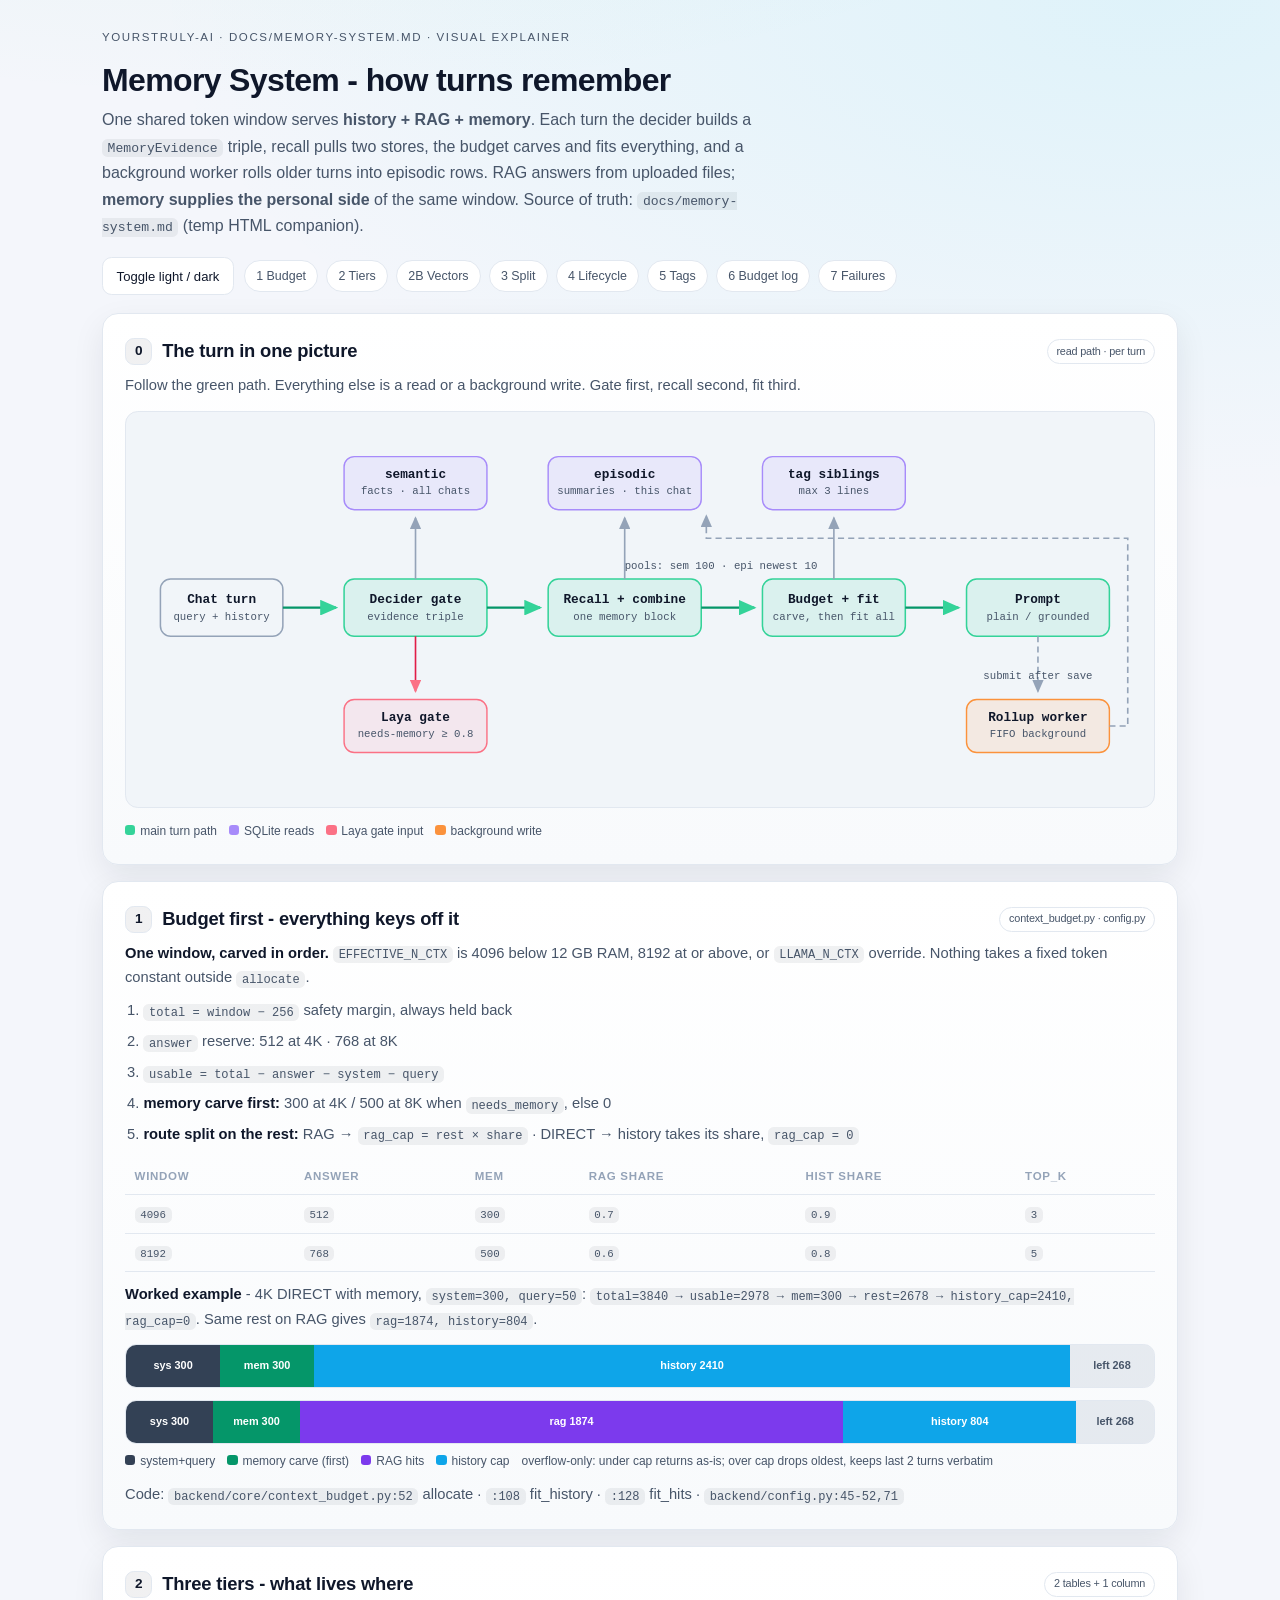
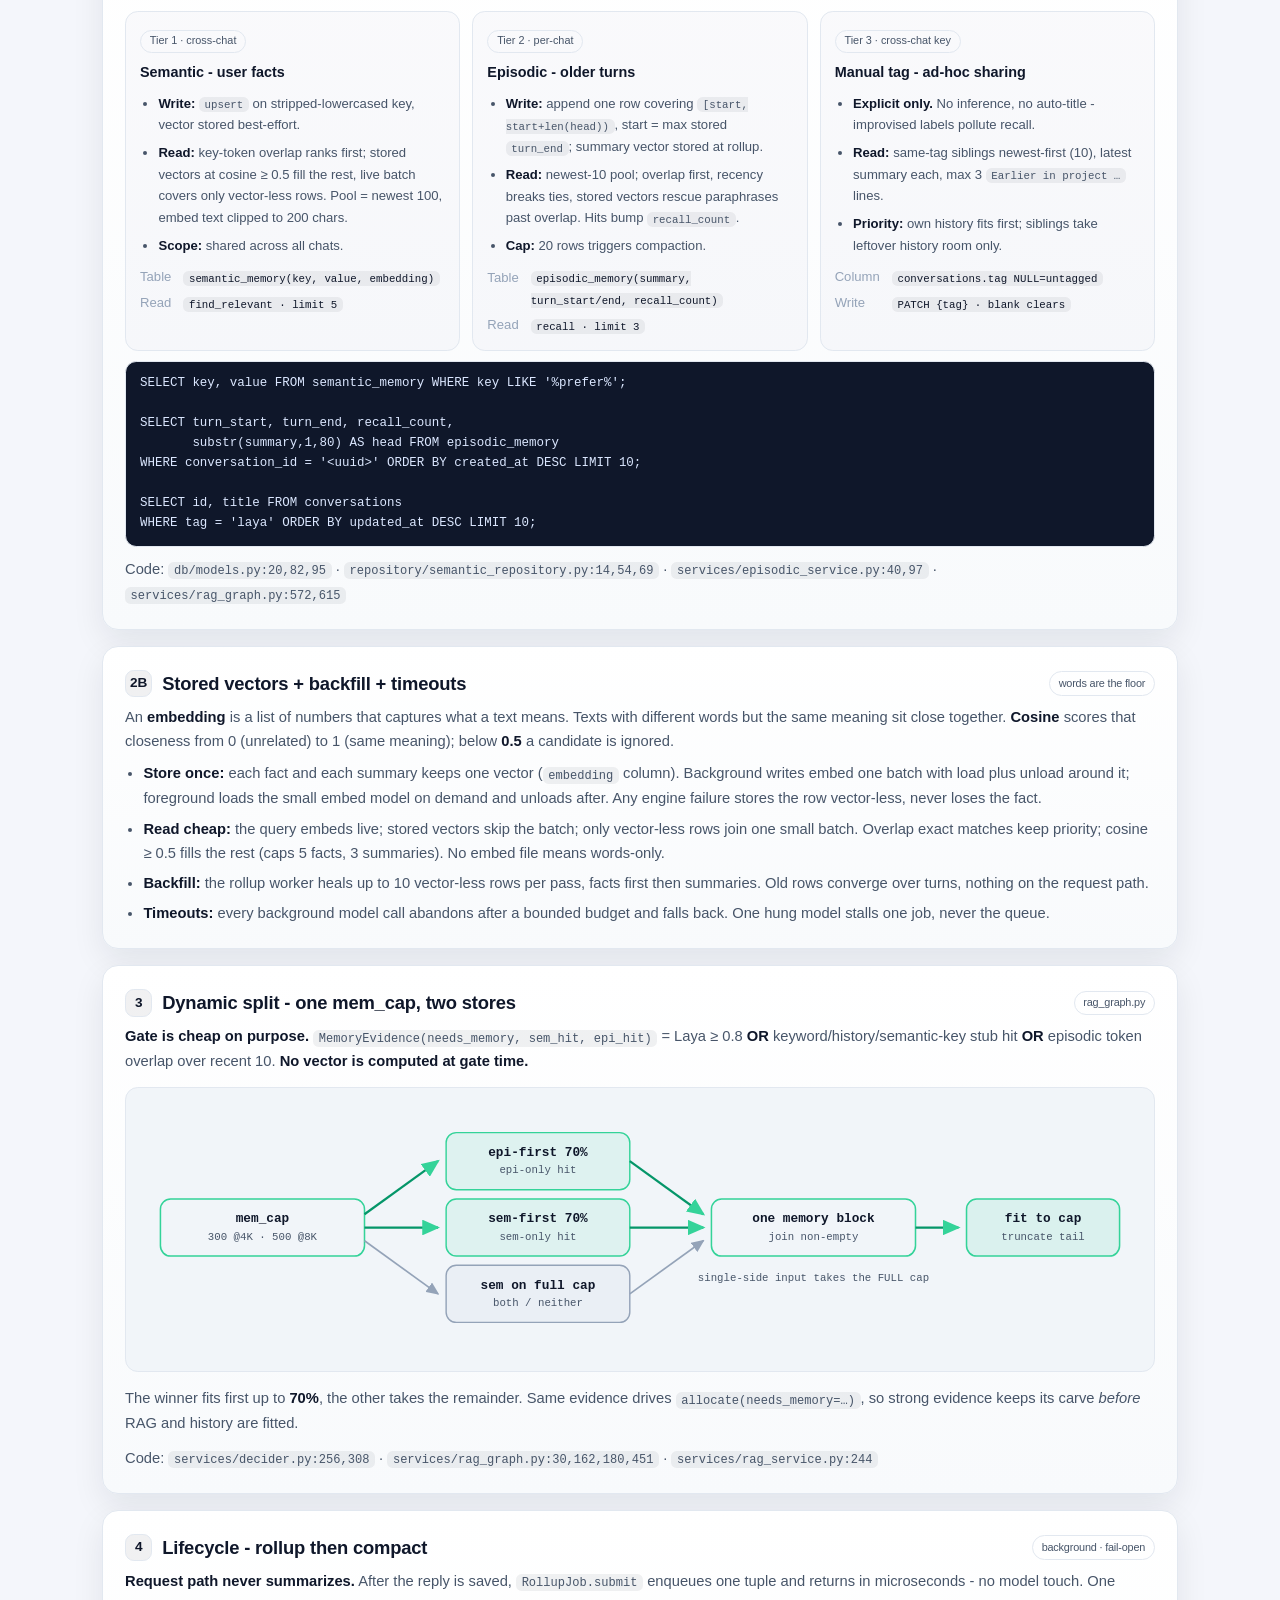
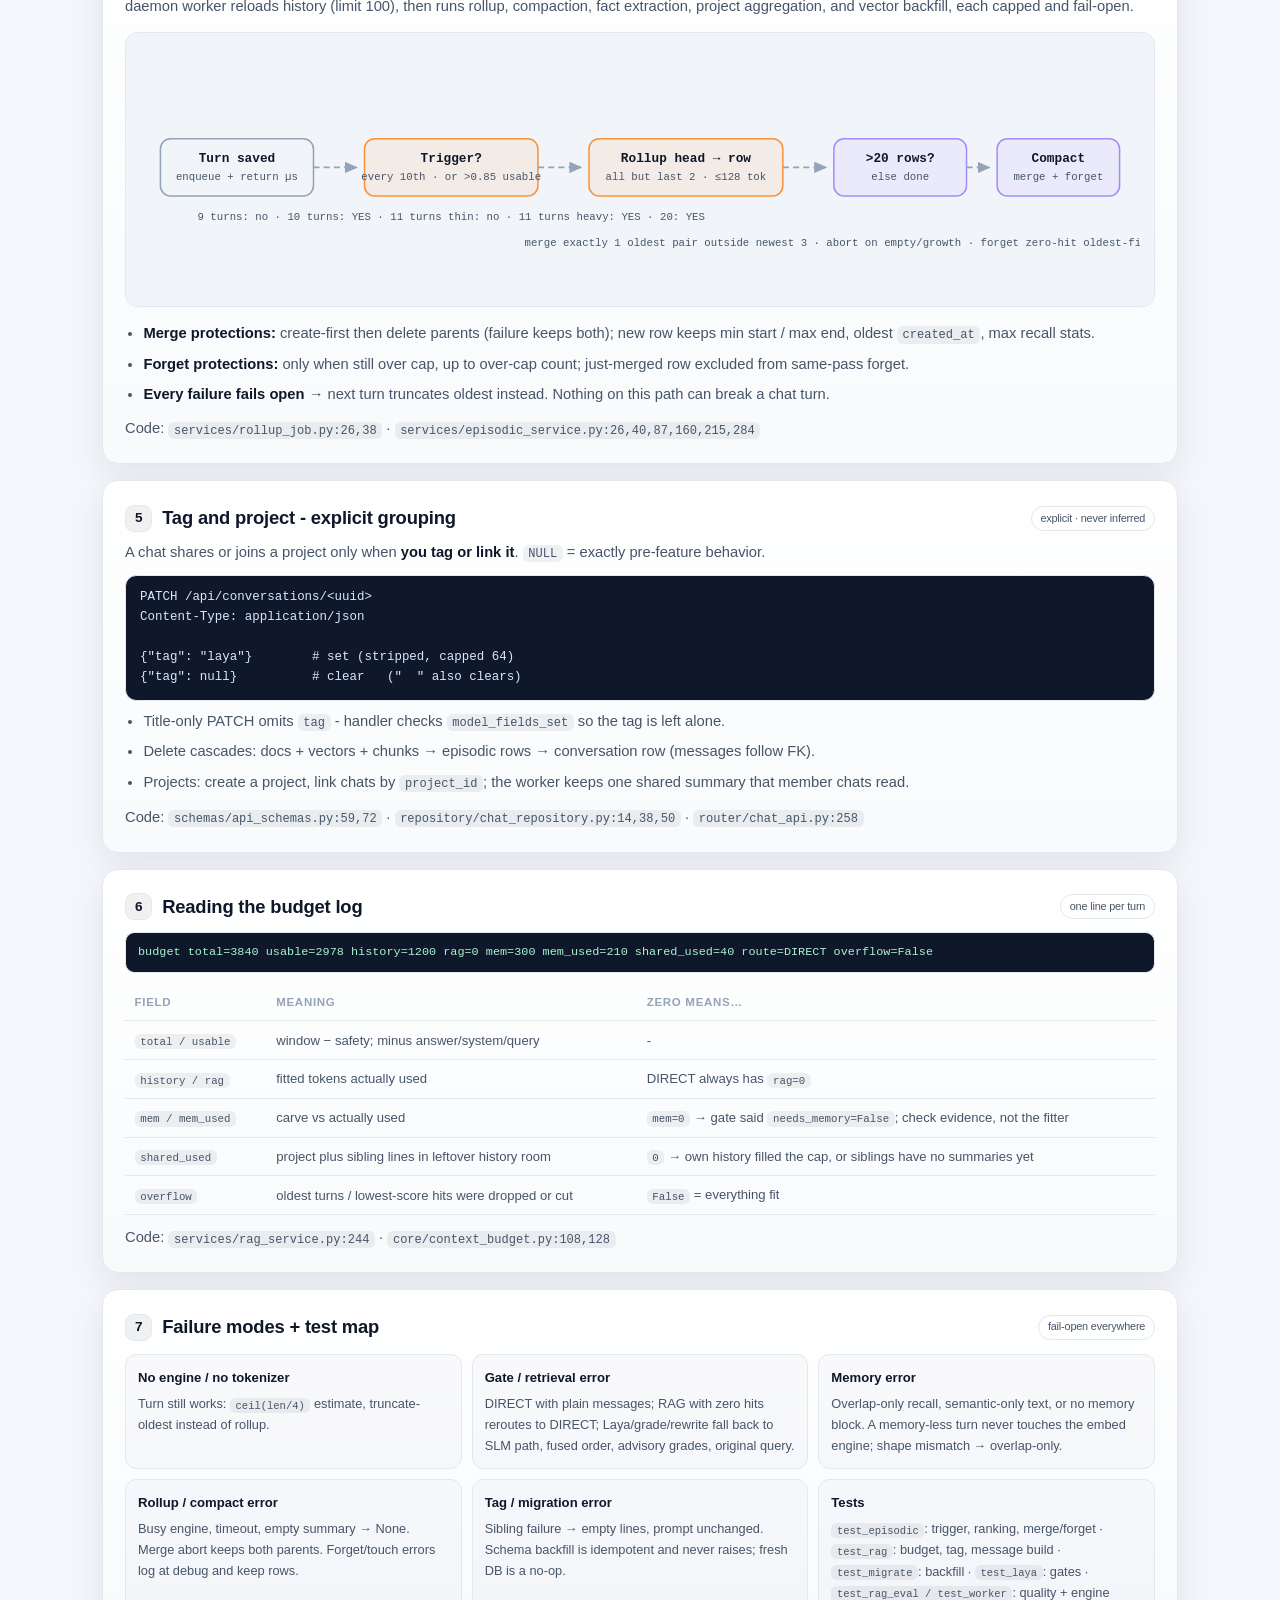
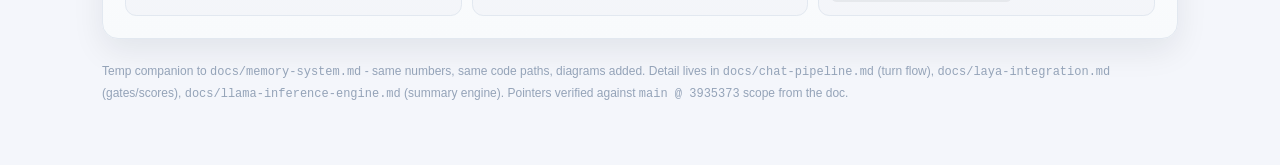
<file: docs/memory-system-explainer.html>
<!DOCTYPE html>
<html lang="en" data-theme="dark">
<head>
<meta charset="UTF-8">
<meta name="viewport" content="width=device-width, initial-scale=1.0">
<title>Memory System - Visual Explainer</title>
<script>
(function(){try{var t=null;try{t=localStorage.getItem('mem-ex-theme');}catch(_){}if(t!=='light'&&t!=='dark'){t=window.matchMedia('(prefers-color-scheme: light)').matches?'light':'dark';}document.documentElement.setAttribute('data-theme',t);}catch(_){}})();
function toggleTheme(){var h=document.documentElement;var n=h.getAttribute('data-theme')==='dark'?'light':'dark';h.setAttribute('data-theme',n);try{localStorage.setItem('mem-ex-theme',n);}catch(_){}}
</script>
<style>
:root,[data-theme="dark"]{--bg:#070b16;--bg2:#0b1224;--panel:#0f1830;--panel2:#111c36;--border:#1e2b4d;--text:#e8edf7;--muted:#9aa7c4;--faint:#64748b;--acc:#34d399;--acc2:#22d3ee;--amber:#fbbf24;--rose:#fb7185;--vio:#a78bfa;--chip:rgba(148,163,184,.12);--code-bg:#0a1122;--shadow:0 12px 40px rgba(0,0,0,.35);}
[data-theme="light"]{--bg:#f4f6fb;--bg2:#eef1f8;--panel:#ffffff;--panel2:#f8fafc;--border:#e2e8f0;--text:#0f172a;--muted:#475569;--faint:#94a3b8;--acc:#059669;--acc2:#0284c7;--amber:#b45309;--rose:#e11d48;--vio:#7c3aed;--chip:rgba(15,23,42,.06);--code-bg:#0f172a;--shadow:0 12px 32px rgba(15,23,42,.08);}
*{margin:0;padding:0;box-sizing:border-box}
body{font-family:-apple-system,BlinkMacSystemFont,"Segoe UI",Roboto,Inter,Arial,sans-serif;background:radial-gradient(1200px 600px at 20% -10%,rgba(52,211,153,.12),transparent),radial-gradient(1000px 500px at 90% 0%,rgba(34,211,238,.1),transparent),var(--bg);color:var(--text);line-height:1.65;min-height:100vh}
a{color:var(--acc2)}
.wrap{max-width:1120px;margin:0 auto;padding:28px 22px 80px}
.topbar{display:flex;align-items:center;gap:12px;flex-wrap:wrap;margin-bottom:14px}
.eyebrow{font-size:.72rem;letter-spacing:.14em;text-transform:uppercase;color:var(--muted)}
h1{font-size:2rem;letter-spacing:-.02em;line-height:1.2}
.sub{color:var(--muted);max-width:78ch;margin-top:8px}
.sub code,.card code,.fitem code,td code,li code{font-family:ui-monospace,SFMono-Regular,Menlo,Consolas,monospace;font-size:.82em;background:var(--chip);padding:.1rem .35rem;border-radius:.35rem}
.toolbar{display:flex;gap:10px;align-items:center;margin:18px 0;flex-wrap:wrap}
button{font:inherit;font-size:.82rem;background:var(--panel);color:var(--text);border:1px solid var(--border);border-radius:.6rem;padding:.45rem .85rem;cursor:pointer}
button:hover{border-color:var(--acc)}
.toc{display:flex;gap:8px;flex-wrap:wrap}
.toc a{font-size:.78rem;text-decoration:none;color:var(--muted);border:1px solid var(--border);background:var(--panel);padding:.3rem .7rem;border-radius:999px}
.toc a:hover{color:var(--text);border-color:var(--acc)}
.grid{display:grid;gap:16px}
.card{background:linear-gradient(180deg,var(--panel),var(--panel2));border:1px solid var(--border);border-radius:1rem;padding:22px;box-shadow:var(--shadow)}
.card h2{font-size:1.15rem;letter-spacing:-.01em;margin-bottom:6px;display:flex;gap:10px;align-items:center}
.num{display:inline-flex;width:1.7rem;height:1.7rem;border-radius:.55rem;align-items:center;justify-content:center;font-size:.85rem;font-weight:700;background:var(--chip);border:1px solid var(--border);flex:none}
.card h2 .tag{margin-left:auto;font-size:.68rem;color:var(--muted);font-weight:400;border:1px solid var(--border);padding:.15rem .55rem;border-radius:999px;white-space:nowrap}
.card p,.card li{color:var(--muted);font-size:.92rem}
.card p strong,.card li strong{color:var(--text)}
.card ul,.card ol{padding-left:1.15rem;margin-top:8px;display:grid;gap:6px}
.diagram{background:rgba(0,0,0,.18);border:1px solid var(--border);border-radius:.8rem;padding:14px;margin:14px 0;overflow-x:auto}
[data-theme="light"] .diagram{background:#f1f5f9}
.diagram svg{display:block;min-width:760px;width:100%;height:auto;font-family:ui-monospace,Menlo,Consolas,monospace}
.nt{font-size:12.5px;font-weight:700;fill:var(--text)}
.ns{font-size:10.5px;fill:var(--muted)}
.el{font-size:10.5px;fill:var(--muted)}
.edge{stroke:var(--faint);stroke-width:1.6;fill:none}
.edge.main{stroke:var(--acc);stroke-width:2.2}
.edge.gate{stroke:var(--rose);stroke-width:1.6}
.edge.bg{stroke-dasharray:6 4}
.cols{display:grid;grid-template-columns:repeat(auto-fit,minmax(240px,1fr));gap:12px;margin-top:12px}
.tier{border:1px solid var(--border);border-radius:.8rem;padding:14px;background:rgba(148,163,184,.05)}
.tier h3{font-size:.9rem;margin-bottom:6px}
.tier p,.tier li{font-size:.82rem}
.pill{display:inline-block;font-size:.68rem;border:1px solid var(--border);border-radius:999px;padding:.1rem .55rem;margin-bottom:8px;color:var(--muted)}
.kv{display:grid;grid-template-columns:auto 1fr;gap:4px 12px;font-size:.82rem;margin-top:10px}
.kv dt{color:var(--faint)} .kv dd{color:var(--muted)}
.kv dd code{color:var(--text)}
pre{background:var(--code-bg);color:#dbe7ff;border:1px solid var(--border);border-radius:.7rem;padding:12px 14px;overflow-x:auto;font-size:.78rem;line-height:1.6;margin-top:10px}
.bar{display:flex;height:44px;border-radius:.7rem;overflow:hidden;border:1px solid var(--border);margin-top:12px;font-size:.68rem;font-weight:700}
.bar div{display:flex;align-items:center;justify-content:center;white-space:nowrap;overflow:hidden}
.b-sys{background:#334155;color:#fff}.b-mem{background:#059669;color:#fff}.b-hist{background:#0ea5e9;color:#fff}.b-rag{background:#7c3aed;color:#fff}.b-left{background:rgba(148,163,184,.2);color:var(--muted)}
.legend{display:flex;gap:12px;flex-wrap:wrap;font-size:.75rem;color:var(--muted);margin-top:8px}
.sw{display:inline-block;width:.65rem;height:.65rem;border-radius:.2rem;margin-right:.3rem;vertical-align:baseline}
table{width:100%;border-collapse:collapse;margin-top:12px;font-size:.82rem}
th,td{text-align:left;padding:.5rem .6rem;border-bottom:1px solid var(--border)}
th{color:var(--faint);font-weight:600;font-size:.72rem;text-transform:uppercase;letter-spacing:.06em}
td{color:var(--muted)}
.logline{font-family:ui-monospace,Menlo,Consolas,monospace;font-size:.74rem;background:var(--code-bg);color:#a7f3d0;border:1px solid var(--border);border-radius:.6rem;padding:10px 12px;margin-top:10px;overflow-x:auto;white-space:nowrap}
.fail{display:grid;grid-template-columns:repeat(auto-fit,minmax(260px,1fr));gap:10px;margin-top:12px}
.fitem{border:1px solid var(--border);border-radius:.7rem;padding:12px;font-size:.8rem;color:var(--muted);background:rgba(148,163,184,.05)}
.fitem b{color:var(--text);display:block;margin-bottom:4px;font-size:.82rem}
footer{color:var(--faint);font-size:.75rem;margin-top:22px;line-height:1.7}
.src{font-size:.75rem;color:var(--faint);margin-top:10px}
@media(max-width:640px){h1{font-size:1.5rem}.card{padding:16px}}
</style>
</head>
<body>
<div class="wrap">
<div class="topbar"><span class="eyebrow">YoursTruly-AI · docs/memory-system.md · visual explainer</span></div>
<h1>Memory System - how turns remember</h1>
<p class="sub">One shared token window serves <strong>history + RAG + memory</strong>. Each turn the decider builds a <code>MemoryEvidence</code> triple, recall pulls two stores, the budget carves and fits everything, and a background worker rolls older turns into episodic rows. RAG answers from uploaded files; <strong>memory supplies the personal side</strong> of the same window. Source of truth: <code>docs/memory-system.md</code> (temp HTML companion).</p>
<div class="toolbar">
<button onclick="toggleTheme()">Toggle light / dark</button>
<div class="toc">
<a href="#budget">1 Budget</a><a href="#tiers">2 Tiers</a><a href="#vectors">2B Vectors</a><a href="#split">3 Split</a><a href="#lifecycle">4 Lifecycle</a><a href="#topic">5 Tags</a><a href="#log">6 Budget log</a><a href="#fail">7 Failures</a>
</div>
</div>

<div class="grid">

<!-- OVERVIEW -->
<div class="card">
<h2><span class="num">0</span> The turn in one picture <span class="tag">read path · per turn</span></h2>
<p>Follow the green path. Everything else is a read or a background write. Gate first, recall second, fit third.</p>
<div class="diagram">
<svg viewBox="0 0 980 360" role="img" aria-label="Memory turn overview">
<defs><marker id="aM" markerWidth="8" markerHeight="7" refX="7" refY="3.5" orient="auto"><path d="M0,0 L8,3.5 L0,7 z" fill="#34d399"></path></marker><marker id="aG" markerWidth="8" markerHeight="7" refX="7" refY="3.5" orient="auto"><path d="M0,0 L8,3.5 L0,7 z" fill="#94a3b8"></path></marker><marker id="aR" markerWidth="8" markerHeight="7" refX="7" refY="3.5" orient="auto"><path d="M0,0 L8,3.5 L0,7 z" fill="#fb7185"></path></marker></defs>
<rect x="20" y="150" width="120" height="56" rx="10" fill="none" stroke="#94a3b8" stroke-width="1.5"/><text class="nt" x="80" y="173" text-anchor="middle">Chat turn</text><text class="ns" x="80" y="190" text-anchor="middle">query + history</text>
<rect x="200" y="150" width="140" height="56" rx="10" fill="rgba(52,211,153,.12)" stroke="#34d399" stroke-width="1.5"/><text class="nt" x="270" y="173" text-anchor="middle">Decider gate</text><text class="ns" x="270" y="190" text-anchor="middle">evidence triple</text>
<rect x="400" y="150" width="150" height="56" rx="10" fill="rgba(52,211,153,.12)" stroke="#34d399" stroke-width="1.5"/><text class="nt" x="475" y="173" text-anchor="middle">Recall + combine</text><text class="ns" x="475" y="190" text-anchor="middle">one memory block</text>
<rect x="610" y="150" width="140" height="56" rx="10" fill="rgba(52,211,153,.12)" stroke="#34d399" stroke-width="1.5"/><text class="nt" x="680" y="173" text-anchor="middle">Budget + fit</text><text class="ns" x="680" y="190" text-anchor="middle">carve, then fit all</text>
<rect x="810" y="150" width="140" height="56" rx="10" fill="rgba(52,211,153,.12)" stroke="#34d399" stroke-width="1.5"/><text class="nt" x="880" y="173" text-anchor="middle">Prompt</text><text class="ns" x="880" y="190" text-anchor="middle">plain / grounded</text>
<rect x="200" y="30" width="140" height="52" rx="10" fill="rgba(167,139,250,.12)" stroke="#a78bfa" stroke-width="1.4"/><text class="nt" x="270" y="51" text-anchor="middle">semantic</text><text class="ns" x="270" y="67" text-anchor="middle">facts · all chats</text>
<rect x="400" y="30" width="150" height="52" rx="10" fill="rgba(167,139,250,.12)" stroke="#a78bfa" stroke-width="1.4"/><text class="nt" x="475" y="51" text-anchor="middle">episodic</text><text class="ns" x="475" y="67" text-anchor="middle">summaries · this chat</text>
<rect x="610" y="30" width="140" height="52" rx="10" fill="rgba(167,139,250,.12)" stroke="#a78bfa" stroke-width="1.4"/><text class="nt" x="680" y="51" text-anchor="middle">tag siblings</text><text class="ns" x="680" y="67" text-anchor="middle">max 3 lines</text>
<rect x="200" y="268" width="140" height="52" rx="10" fill="rgba(251,113,133,.1)" stroke="#fb7185" stroke-width="1.4"/><text class="nt" x="270" y="289" text-anchor="middle">Laya gate</text><text class="ns" x="270" y="305" text-anchor="middle">needs-memory ≥ 0.8</text>
<rect x="810" y="268" width="140" height="52" rx="10" fill="rgba(251,146,60,.12)" stroke="#fb923c" stroke-width="1.4"/><text class="nt" x="880" y="289" text-anchor="middle">Rollup worker</text><text class="ns" x="880" y="305" text-anchor="middle">FIFO background</text>
<line class="edge main" x1="140" y1="178" x2="192" y2="178" marker-end="url(#aM)"/><line class="edge main" x1="340" y1="178" x2="392" y2="178" marker-end="url(#aM)"/><line class="edge main" x1="550" y1="178" x2="602" y2="178" marker-end="url(#aM)"/><line class="edge main" x1="750" y1="178" x2="802" y2="178" marker-end="url(#aM)"/>
<line class="edge" x1="270" y1="150" x2="270" y2="90" marker-end="url(#aG)"/>
<line class="edge" x1="475" y1="150" x2="475" y2="90" marker-end="url(#aG)"/>
<line class="edge" x1="680" y1="150" x2="680" y2="90" marker-end="url(#aG)"/>
<line class="edge gate" x1="270" y1="206" x2="270" y2="260" marker-end="url(#aR)"/>
<line class="edge bg" x1="880" y1="206" x2="880" y2="260" marker-end="url(#aG)"/>
<path class="edge bg" d="M 950 294 L 968 294 L 968 110 L 555 110 L 555 88" marker-end="url(#aG)"/>
<text class="el" x="475" y="140">pools: sem 100 · epi newest 10</text>
<text class="el" x="880" y="248" text-anchor="middle">submit after save</text>
</svg>
</div>
<div class="legend"><span><span class="sw" style="background:#34d399"></span>main turn path</span><span><span class="sw" style="background:#a78bfa"></span>SQLite reads</span><span><span class="sw" style="background:#fb7185"></span>Laya gate input</span><span><span class="sw" style="background:#fb923c"></span>background write</span></div>
</div>

<!-- 1 BUDGET -->
<div class="card" id="budget">
<h2><span class="num">1</span> Budget first - everything keys off it <span class="tag">context_budget.py · config.py</span></h2>
<p><strong>One window, carved in order.</strong> <code>EFFECTIVE_N_CTX</code> is 4096 below 12 GB RAM, 8192 at or above, or <code>LLAMA_N_CTX</code> override. Nothing takes a fixed token constant outside <code>allocate</code>.</p>
<ol>
<li><code>total = window − 256</code> safety margin, always held back</li>
<li><code>answer</code> reserve: 512 at 4K · 768 at 8K</li>
<li><code>usable = total − answer − system − query</code></li>
<li><strong>memory carve first:</strong> 300 at 4K / 500 at 8K when <code>needs_memory</code>, else 0</li>
<li><strong>route split on the rest:</strong> RAG → <code>rag_cap = rest × share</code> · DIRECT → history takes its share, <code>rag_cap = 0</code></li>
</ol>
<table><tr><th>Window</th><th>Answer</th><th>Mem</th><th>RAG share</th><th>Hist share</th><th>top_k</th></tr>
<tr><td><code>4096</code></td><td><code>512</code></td><td><code>300</code></td><td><code>0.7</code></td><td><code>0.9</code></td><td><code>3</code></td></tr>
<tr><td><code>8192</code></td><td><code>768</code></td><td><code>500</code></td><td><code>0.6</code></td><td><code>0.8</code></td><td><code>5</code></td></tr></table>
<p style="margin-top:10px"><strong>Worked example</strong> - 4K DIRECT with memory, <code>system=300, query=50</code>: <code>total=3840 → usable=2978 → mem=300 → rest=2678 → history_cap=2410, rag_cap=0</code>. Same rest on RAG gives <code>rag=1874, history=804</code>.</p>
<div class="bar"><div class="b-sys" style="flex:300">sys 300</div><div class="b-mem" style="flex:300">mem 300</div><div class="b-hist" style="flex:2410">history 2410</div><div class="b-left" style="flex:268">left 268</div></div>
<div class="bar"><div class="b-sys" style="flex:300">sys 300</div><div class="b-mem" style="flex:300">mem 300</div><div class="b-rag" style="flex:1874">rag 1874</div><div class="b-hist" style="flex:804">history 804</div><div class="b-left" style="flex:268">left 268</div></div>
<div class="legend"><span><span class="sw" style="background:#334155"></span>system+query</span><span><span class="sw" style="background:#059669"></span>memory carve (first)</span><span><span class="sw" style="background:#7c3aed"></span>RAG hits</span><span><span class="sw" style="background:#0ea5e9"></span>history cap</span><span>overflow-only: under cap returns as-is; over cap drops oldest, keeps last 2 turns verbatim</span></div>
<p class="src">Code: <code>backend/core/context_budget.py:52</code> allocate · <code>:108</code> fit_history · <code>:128</code> fit_hits · <code>backend/config.py:45-52,71</code></p>
</div>

<!-- 2 TIERS -->
<div class="card" id="tiers">
<h2><span class="num">2</span> Three tiers - what lives where <span class="tag">2 tables + 1 column</span></h2>
<div class="cols">
<div class="tier"><span class="pill">Tier 1 · cross-chat</span><h3>Semantic - user facts</h3>
<ul><li><strong>Write:</strong> <code>upsert</code> on stripped-lowercased key, vector stored best-effort.</li><li><strong>Read:</strong> key-token overlap ranks first; stored vectors at cosine ≥ 0.5 fill the rest, live batch covers only vector-less rows. Pool = newest 100, embed text clipped to 200 chars.</li><li><strong>Scope:</strong> shared across all chats.</li></ul>
<dl class="kv"><dt>Table</dt><dd><code>semantic_memory(key, value, embedding)</code></dd><dt>Read</dt><dd><code>find_relevant · limit 5</code></dd></dl></div>
<div class="tier"><span class="pill">Tier 2 · per-chat</span><h3>Episodic - older turns</h3>
<ul><li><strong>Write:</strong> append one row covering <code>[start, start+len(head))</code>, start = max stored <code>turn_end</code>; summary vector stored at rollup.</li><li><strong>Read:</strong> newest-10 pool; overlap first, recency breaks ties, stored vectors rescue paraphrases past overlap. Hits bump <code>recall_count</code>.</li><li><strong>Cap:</strong> 20 rows triggers compaction.</li></ul>
<dl class="kv"><dt>Table</dt><dd><code>episodic_memory(summary, turn_start/end, recall_count)</code></dd><dt>Read</dt><dd><code>recall · limit 3</code></dd></dl></div>
<div class="tier"><span class="pill">Tier 3 · cross-chat key</span><h3>Manual tag - ad-hoc sharing</h3>
<ul><li><strong>Explicit only.</strong> No inference, no auto-title - improvised labels pollute recall.</li><li><strong>Read:</strong> same-tag siblings newest-first (10), latest summary each, max 3 <code>Earlier in project …</code> lines.</li><li><strong>Priority:</strong> own history fits first; siblings take leftover history room only.</li></ul>
<dl class="kv"><dt>Column</dt><dd><code>conversations.tag NULL=untagged</code></dd><dt>Write</dt><dd><code>PATCH {tag} · blank clears</code></dd></dl></div>
</div>
<pre>SELECT key, value FROM semantic_memory WHERE key LIKE '%prefer%';

SELECT turn_start, turn_end, recall_count,
       substr(summary,1,80) AS head FROM episodic_memory
WHERE conversation_id = '&lt;uuid&gt;' ORDER BY created_at DESC LIMIT 10;

SELECT id, title FROM conversations
WHERE tag = 'laya' ORDER BY updated_at DESC LIMIT 10;</pre>
<p class="src">Code: <code>db/models.py:20,82,95</code> · <code>repository/semantic_repository.py:14,54,69</code> · <code>services/episodic_service.py:40,97</code> · <code>services/rag_graph.py:572,615</code></p>
</div>

<!-- 2B VECTORS -->
<div class="card" id="vectors">
<h2><span class="num">2B</span> Stored vectors + backfill + timeouts <span class="tag">words are the floor</span></h2>
<p>An <strong>embedding</strong> is a list of numbers that captures what a text means. Texts with different words but the same meaning sit close together. <strong>Cosine</strong> scores that closeness from 0 (unrelated) to 1 (same meaning); below <strong>0.5</strong> a candidate is ignored.</p>
<ul>
<li><strong>Store once:</strong> each fact and each summary keeps one vector (<code>embedding</code> column). Background writes embed one batch with load plus unload around it; foreground loads the small embed model on demand and unloads after. Any engine failure stores the row vector-less, never loses the fact.</li>
<li><strong>Read cheap:</strong> the query embeds live; stored vectors skip the batch; only vector-less rows join one small batch. Overlap exact matches keep priority; cosine ≥ 0.5 fills the rest (caps 5 facts, 3 summaries). No embed file means words-only.</li>
<li><strong>Backfill:</strong> the rollup worker heals up to 10 vector-less rows per pass, facts first then summaries. Old rows converge over turns, nothing on the request path.</li>
<li><strong>Timeouts:</strong> every background model call abandons after a bounded budget and falls back. One hung model stalls one job, never the queue.</li>
</ul>
</div>

<!-- 3 SPLIT -->
<div class="card" id="split">
<h2><span class="num">3</span> Dynamic split - one mem_cap, two stores <span class="tag">rag_graph.py</span></h2>
<p><strong>Gate is cheap on purpose.</strong> <code>MemoryEvidence(needs_memory, sem_hit, epi_hit)</code> = Laya ≥ 0.8 <strong>OR</strong> keyword/history/semantic-key stub hit <strong>OR</strong> episodic token overlap over recent 10. <strong>No vector is computed at gate time.</strong></p>
<div class="diagram">
<svg viewBox="0 0 980 250" role="img" aria-label="Memory split diagram">
<rect x="20" y="95" width="200" height="56" rx="10" fill="none" stroke="#34d399" stroke-width="1.5"/><text class="nt" x="120" y="118" text-anchor="middle">mem_cap</text><text class="ns" x="120" y="135" text-anchor="middle">300 @4K · 500 @8K</text>
<rect x="300" y="30" width="180" height="56" rx="10" fill="rgba(52,211,153,.1)" stroke="#34d399" stroke-width="1.4"/><text class="nt" x="390" y="53" text-anchor="middle">epi-first 70%</text><text class="ns" x="390" y="70" text-anchor="middle">epi-only hit</text>
<rect x="300" y="95" width="180" height="56" rx="10" fill="rgba(52,211,153,.1)" stroke="#34d399" stroke-width="1.4"/><text class="nt" x="390" y="118" text-anchor="middle">sem-first 70%</text><text class="ns" x="390" y="135" text-anchor="middle">sem-only hit</text>
<rect x="300" y="160" width="180" height="56" rx="10" fill="rgba(148,163,184,.08)" stroke="#94a3b8" stroke-width="1.4"/><text class="nt" x="390" y="183" text-anchor="middle">sem on full cap</text><text class="ns" x="390" y="200" text-anchor="middle">both / neither</text>
<rect x="560" y="95" width="200" height="56" rx="10" fill="none" stroke="#34d399" stroke-width="1.5"/><text class="nt" x="660" y="118" text-anchor="middle">one memory block</text><text class="ns" x="660" y="135" text-anchor="middle">join non-empty</text>
<rect x="810" y="95" width="150" height="56" rx="10" fill="rgba(52,211,153,.12)" stroke="#34d399" stroke-width="1.5"/><text class="nt" x="885" y="118" text-anchor="middle">fit to cap</text><text class="ns" x="885" y="135" text-anchor="middle">truncate tail</text>
<line class="edge main" x1="220" y1="110" x2="292" y2="58" marker-end="url(#aM)"/><line class="edge main" x1="220" y1="123" x2="292" y2="123" marker-end="url(#aM)"/><line class="edge" x1="220" y1="136" x2="292" y2="188" marker-end="url(#aG)"/>
<line class="edge main" x1="480" y1="58" x2="552" y2="110" marker-end="url(#aM)"/><line class="edge main" x1="480" y1="123" x2="552" y2="123" marker-end="url(#aM)"/><line class="edge" x1="480" y1="188" x2="552" y2="136" marker-end="url(#aG)"/>
<line class="edge main" x1="760" y1="123" x2="802" y2="123" marker-end="url(#aM)"/>
<text class="el" x="660" y="175" text-anchor="middle">single-side input takes the FULL cap</text>
</svg>
</div>
<p>The winner fits first up to <strong>70%</strong>, the other takes the remainder. Same evidence drives <code>allocate(needs_memory=…)</code>, so strong evidence keeps its carve <em>before</em> RAG and history are fitted.</p>
<p class="src">Code: <code>services/decider.py:256,308</code> · <code>services/rag_graph.py:30,162,180,451</code> · <code>services/rag_service.py:244</code></p>
</div>

<!-- 4 LIFECYCLE -->
<div class="card" id="lifecycle">
<h2><span class="num">4</span> Lifecycle - rollup then compact <span class="tag">background · fail-open</span></h2>
<p><strong>Request path never summarizes.</strong> After the reply is saved, <code>RollupJob.submit</code> enqueues one tuple and returns in microseconds - no model touch. One daemon worker reloads history (limit 100), then runs rollup, compaction, fact extraction, project aggregation, and vector backfill, each capped and fail-open.</p>
<div class="diagram">
<svg viewBox="0 0 980 240" role="img" aria-label="Rollup and compaction lifecycle">
<rect x="20" y="90" width="150" height="56" rx="10" fill="none" stroke="#94a3b8" stroke-width="1.5"/><text class="nt" x="95" y="113" text-anchor="middle">Turn saved</text><text class="ns" x="95" y="130" text-anchor="middle">enqueue + return µs</text>
<rect x="220" y="90" width="170" height="56" rx="10" fill="rgba(251,146,60,.1)" stroke="#fb923c" stroke-width="1.5"/><text class="nt" x="305" y="113" text-anchor="middle">Trigger?</text><text class="ns" x="305" y="130" text-anchor="middle">every 10th · or &gt;0.85 usable</text>
<rect x="440" y="90" width="190" height="56" rx="10" fill="rgba(251,146,60,.1)" stroke="#fb923c" stroke-width="1.5"/><text class="nt" x="535" y="113" text-anchor="middle">Rollup head → row</text><text class="ns" x="535" y="130" text-anchor="middle">all but last 2 · ≤128 tok</text>
<rect x="680" y="90" width="130" height="56" rx="10" fill="rgba(167,139,250,.1)" stroke="#a78bfa" stroke-width="1.5"/><text class="nt" x="745" y="113" text-anchor="middle">&gt;20 rows?</text><text class="ns" x="745" y="130" text-anchor="middle">else done</text>
<rect x="840" y="90" width="120" height="56" rx="10" fill="rgba(167,139,250,.1)" stroke="#a78bfa" stroke-width="1.5"/><text class="nt" x="900" y="113" text-anchor="middle">Compact</text><text class="ns" x="900" y="130" text-anchor="middle">merge + forget</text>
<line class="edge bg" x1="170" y1="118" x2="212" y2="118" marker-end="url(#aG)"/><line class="edge bg" x1="390" y1="118" x2="432" y2="118" marker-end="url(#aG)"/><line class="edge bg" x1="630" y1="118" x2="672" y2="118" marker-end="url(#aG)"/><line class="edge bg" x1="810" y1="118" x2="832" y2="118" marker-end="url(#aG)"/>
<text class="el" x="305" y="170" text-anchor="middle">9 turns: no · 10 turns: YES · 11 turns thin: no · 11 turns heavy: YES · 20: YES</text>
<text class="el" x="745" y="195" text-anchor="middle">merge exactly 1 oldest pair outside newest 3 · abort on empty/growth · forget zero-hit oldest-first outside newest 10</text>
</svg>
</div>
<ul>
<li><strong>Merge protections:</strong> create-first then delete parents (failure keeps both); new row keeps min start / max end, oldest <code>created_at</code>, max recall stats.</li>
<li><strong>Forget protections:</strong> only when still over cap, up to over-cap count; just-merged row excluded from same-pass forget.</li>
<li><strong>Every failure fails open</strong> → next turn truncates oldest instead. Nothing on this path can break a chat turn.</li>
</ul>
<p class="src">Code: <code>services/rollup_job.py:26,38</code> · <code>services/episodic_service.py:26,40,87,160,215,284</code></p>
</div>

<!-- 5 TAG -->
<div class="card" id="topic">
<h2><span class="num">5</span> Tag and project - explicit grouping <span class="tag">explicit · never inferred</span></h2>
<p>A chat shares or joins a project only when <strong>you tag or link it</strong>. <code>NULL</code> = exactly pre-feature behavior.</p>
<pre>PATCH /api/conversations/&lt;uuid&gt;
Content-Type: application/json

{"tag": "laya"}        # set (stripped, capped 64)
{"tag": null}          # clear   ("  " also clears)</pre>
<ul>
<li>Title-only PATCH omits <code>tag</code> - handler checks <code>model_fields_set</code> so the tag is left alone.</li>
<li>Delete cascades: docs + vectors + chunks → episodic rows → conversation row (messages follow FK).</li>
<li>Projects: create a project, link chats by <code>project_id</code>; the worker keeps one shared summary that member chats read.</li>
</ul>
<p class="src">Code: <code>schemas/api_schemas.py:59,72</code> · <code>repository/chat_repository.py:14,38,50</code> · <code>router/chat_api.py:258</code></p>
</div>

<!-- 6 LOG -->
<div class="card" id="log">
<h2><span class="num">6</span> Reading the budget log <span class="tag">one line per turn</span></h2>
<div class="logline">budget total=3840 usable=2978 history=1200 rag=0 mem=300 mem_used=210 shared_used=40 route=DIRECT overflow=False</div>
<table><tr><th>Field</th><th>Meaning</th><th>Zero means…</th></tr>
<tr><td><code>total / usable</code></td><td>window − safety; minus answer/system/query</td><td>-</td></tr>
<tr><td><code>history / rag</code></td><td>fitted tokens actually used</td><td>DIRECT always has <code>rag=0</code></td></tr>
<tr><td><code>mem / mem_used</code></td><td>carve vs actually used</td><td><code>mem=0</code> → gate said <code>needs_memory=False</code>; check evidence, not the fitter</td></tr>
<tr><td><code>shared_used</code></td><td>project plus sibling lines in leftover history room</td><td><code>0</code> → own history filled the cap, or siblings have no summaries yet</td></tr>
<tr><td><code>overflow</code></td><td>oldest turns / lowest-score hits were dropped or cut</td><td><code>False</code> = everything fit</td></tr></table>
<p class="src">Code: <code>services/rag_service.py:244</code> · <code>core/context_budget.py:108,128</code></p>
</div>

<!-- 7 FAIL -->
<div class="card" id="fail">
<h2><span class="num">7</span> Failure modes + test map <span class="tag">fail-open everywhere</span></h2>
<div class="fail">
<div class="fitem"><b>No engine / no tokenizer</b>Turn still works: <code>ceil(len/4)</code> estimate, truncate-oldest instead of rollup.</div>
<div class="fitem"><b>Gate / retrieval error</b>DIRECT with plain messages; RAG with zero hits reroutes to DIRECT; Laya/grade/rewrite fall back to SLM path, fused order, advisory grades, original query.</div>
<div class="fitem"><b>Memory error</b>Overlap-only recall, semantic-only text, or no memory block. A memory-less turn never touches the embed engine; shape mismatch → overlap-only.</div>
<div class="fitem"><b>Rollup / compact error</b>Busy engine, timeout, empty summary → None. Merge abort keeps both parents. Forget/touch errors log at debug and keep rows.</div>
<div class="fitem"><b>Tag / migration error</b>Sibling failure → empty lines, prompt unchanged. Schema backfill is idempotent and never raises; fresh DB is a no-op.</div>
<div class="fitem"><b>Tests</b><code>test_episodic</code>: trigger, ranking, merge/forget · <code>test_rag</code>: budget, tag, message build · <code>test_migrate</code>: backfill · <code>test_laya</code>: gates · <code>test_rag_eval / test_worker</code>: quality + engine</div>
</div>
</div>

</div>
<footer>Temp companion to <code>docs/memory-system.md</code> - same numbers, same code paths, diagrams added. Detail lives in <code>docs/chat-pipeline.md</code> (turn flow), <code>docs/laya-integration.md</code> (gates/scores), <code>docs/llama-inference-engine.md</code> (summary engine). Pointers verified against <code>main @ 3935373</code> scope from the doc.</footer>
</div>
</body>
</html>
</file>
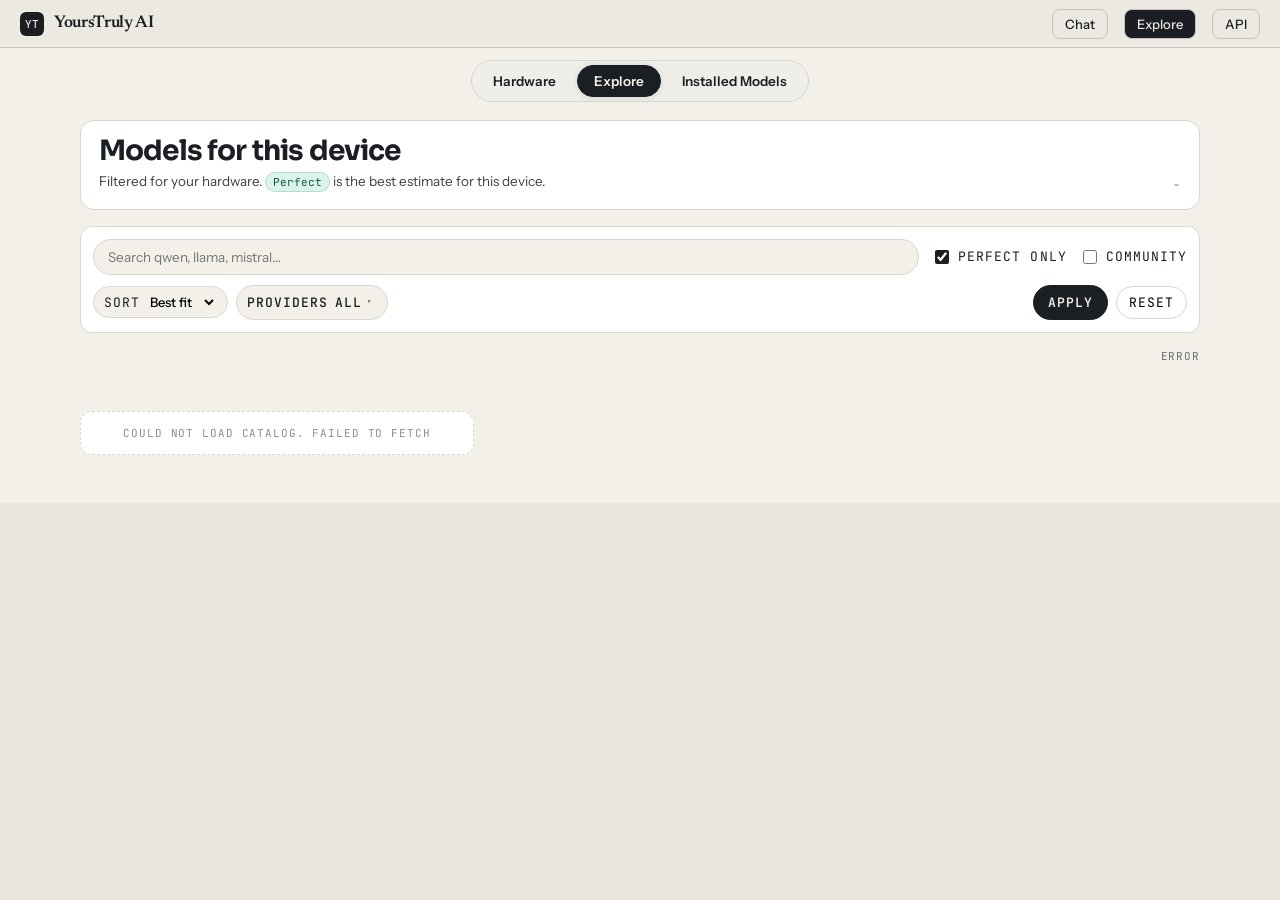
<file: frontend/explore.html>
<!doctype html>
<html lang="en">
<head>
  <meta charset="utf-8" />
  <meta name="viewport" content="width=device-width, initial-scale=1" />
  <title>YoursTruly AI</title>
  <meta name="color-scheme" content="light" />
  <link rel="icon" href="data:image/svg+xml,<svg xmlns='http://www.w3.org/2000/svg' viewBox='0 0 32 32'><rect width='32' height='32' rx='8' fill='%231B1F24'/><text x='50%' y='56%' dominant-baseline='middle' text-anchor='middle' font-family='monospace' font-size='13' fill='%23F2F0E8'>YT</text></svg>">
  <link rel="preconnect" href="https://fonts.googleapis.com">
  <link rel="preconnect" href="https://fonts.gstatic.com" crossorigin>
  <link href="https://fonts.googleapis.com/css2?family=Sora:wght@500;600;700&family=Instrument+Sans:wght@400;500;600&family=JetBrains+Mono:wght@400;500&display=swap" rel="stylesheet">
  <link rel="stylesheet" href="./theme.css">
  <link rel="stylesheet" href="./explore.css">
</head>
<body class="explore">
  <nav data-topnav aria-label="Primary">
    <a class="brand" href="./index.html">
      <span class="brand-mark">YT</span>
      YoursTruly AI
    </a>
    <div style="flex:1"></div>
    <a class="button ghost small" href="./index.html" style="border:1px solid var(--border)">Chat</a>
    <a class="button ghost small" href="./explore.html" aria-current="page" style="border:1px solid var(--border)">Explore</a>
    <a class="button ghost small" href="http://127.0.0.1:8000/docs" target="_blank" rel="noreferrer" style="border:1px solid var(--border)">API</a>
  </nav>

  <!-- Tab bar - Explore is center (2) -->
  <div class="tab-bar-wrap">
    <div class="tab-bar" role="tablist" aria-label="Explore sections">
      <button role="tab" id="tab-hardware" class="tab-btn" data-tab="hardware" aria-selected="false" aria-controls="panel-hardware">Hardware</button>
      <button role="tab" id="tab-explore" class="tab-btn active" data-tab="explore" aria-selected="true" aria-controls="panel-explore">Explore</button>
      <button role="tab" id="tab-installed" class="tab-btn" data-tab="installed" aria-selected="false" aria-controls="panel-installed">Installed Models</button>
    </div>
  </div>

  <!-- Panels -->
  <div class="panels">

    <!-- Hardware panel - top to bottom, RAM first -->
    <section id="panel-hardware" class="panel" role="tabpanel" aria-labelledby="tab-hardware" hidden>
      <div class="panel-inner hardware-panel">
        <header class="panel-head">
          <h2>Hardware inspect</h2>
        </header>
        <div class="loading-state mono" id="hardwareLoading"><div class="spinner small"></div><span>Fetching hardware specs…</span></div>
        <div class="hw-stack" id="hwStack" hidden>
          <div class="hw-card total-ram-card">
            <div class="hw-kpi">
              <span class="kpi-label mono">Total RAM</span>
              <span class="kpi-value" id="kpiTotalRam">-</span>
              <div class="kpi-bar"><span id="totalRamFill"></span></div>
              <span class="kpi-meta mono" id="kpiTotalRamMeta">installed</span>
            </div>
          </div>
          <div class="hw-card ram-card">
            <div class="hw-kpi">
              <span class="kpi-label mono">Available RAM</span>
              <span class="kpi-value" id="kpiRam">-</span>
              <div class="kpi-bar"><span id="ramFill"></span></div>
              <span class="kpi-meta mono" id="kpiRamMeta"></span>
            </div>
          </div>
          <div class="hw-card vram-card">
            <div class="hw-kpi">
              <span class="kpi-label mono">GPU VRAM</span>
              <span class="kpi-value" id="kpiVram">-</span>
              <div class="kpi-bar"><span id="vramFill"></span></div>
              <span class="kpi-meta mono" id="kpiVramMeta"></span>
            </div>
          </div>
          <div class="hw-card details">
            <div class="detail-grid" id="hwDetails">
              <div class="detail"><span class="mono">CPU</span><strong id="kpiCpuName">-</strong></div>
              <div class="detail"><span class="mono">Cores</span><strong id="kpiCores">-</strong></div>
              <div class="detail"><span class="mono">GPU</span><strong id="kpiGpu">-</strong></div>
            </div>
            <div id="hwExtra" class="hw-extra mono"></div>
          </div>
        </div>
      </div>
    </section>

    <!-- Explore panel - marketplace (default) -->
    <section id="panel-explore" class="panel" role="tabpanel" aria-labelledby="tab-explore">
      <div class="panel-inner catalog-panel">
        <header class="catalog-hero">
          <div class="hero-copy">
            <h1>Models for this device</h1>
            <p>Filtered for your hardware. <span class="badge perfect inline" title="Best estimate for this device - fits without extra paging, but actual speed varies by load">Perfect</span> is the best estimate for this device.</p>
          </div>
          <div class="hero-meta mono">
            <span id="catalogCount">-</span>
          </div>
        </header>

        <div class="filter-bar" role="toolbar" aria-label="Catalog filters">
          <div class="filter-row top">
            <label class="filter-search"><input id="search" type="search" placeholder="Search qwen, llama, mistral…" autocomplete="off" /></label>
            <label class="check mono"><input type="checkbox" id="perfectOnly" checked /> Perfect only</label>
            <label class="check mono"><input type="checkbox" id="includeCommunity" /> Community</label>
          </div>
          <div class="filter-row bottom">
            <label class="filter-select mono" title="Best fit = highest score, Fastest = highest tok/s, Smallest = lowest VRAM">Sort <select id="sort"><option value="score" selected title="Highest overall score (fit+quality+speed)">Best fit</option><option value="tps" title="Highest estimated tokens/sec">Fastest</option><option value="mem" title="Lowest VRAM/disk - usually smaller models, often faster">Smallest</option></select></label>
            <div class="filter-select mono providers-wrap" id="providersWrap">
              <span>Providers</span>
              <button type="button" id="providerBtn" class="provider-btn mono" aria-haspopup="true" aria-expanded="false" title="All providers"><span id="providerBtnLabel">All</span><span class="chev" aria-hidden="true">▾</span></button>
              <div id="providerMenu" class="provider-menu" hidden role="group" aria-label="Providers"></div>
            </div>
            <div class="filter-actions">
              <button id="applyFilters" class="primary mono" type="button">Apply</button>
              <button id="resetFilters" class="ghost small mono" type="button">Reset</button>
            </div>
            <select id="limit" hidden><option selected>100</option></select>
          </div>
        </div>

        <div class="catalog-meta mono">
          <span id="catalogPath" class="muted"></span>
          <span id="catalogStatus" class="status"></span>
        </div>

        <div id="catalogGrid" class="catalog-grid" aria-live="polite">
          <div class="loading-state mono" id="catalogLoading"><div class="spinner"></div><span>Loading models…</span></div>
        </div>
        <div id="loadMoreWrap" class="load-more-wrap" hidden style="flex-direction:column;"><button id="loadMore" class="ghost small mono" type="button">Load more</button><span id="loadMoreInfo" class="mono muted" style="font-size:11px;"></span></div>
        <div id="emptyCatalog" class="empty-catalog mono" hidden>
          No models match. Try clearing Perfect only or widen providers.
        </div>
      </div>
    </section>

    <!-- Installed panel - CRUD -->
    <section id="panel-installed" class="panel" role="tabpanel" aria-labelledby="tab-installed" hidden>
      <div class="panel-inner installed-panel">
        <header class="panel-head">
          <h2>Installed Models</h2>
          <div class="installed-hero-card">
            <div class="installed-hero-main">
              <span class="mono" style="font-size:11px; color:var(--lab-zinc);">Downloaded models are saved in</span>
              <code id="cachePath" class="cache-path-code" title="~/.yourstrulyai/models">~/.yourstrulyai/models</code>
              <button id="copyPath" class="ghost small mono" type="button" title="Copy path">Copy</button>
            </div>
            <div class="installed-hero-meta mono">
              <span id="cacheCount">0 models</span>
              <span id="cacheTotalSize" class="muted"></span>
            </div>
          </div>
        </header>
        <div id="localList" class="local-list"><div class="loading-state mono" id="installedLoading"><div class="spinner small"></div><span>Checking installed models…</span></div></div>
        <div class="installed-actions">
          <button id="refreshLocal" class="ghost small mono" type="button">Refresh</button>
        </div>
      </div>
    </section>

  </div>

  <!-- Toast stack: info / success / warning / error -->
  <div id="toastStack" class="toast-stack" aria-live="polite" aria-atomic="false"></div>

  <!-- Bottom-right download dock -->
  <div id="downloadDock" class="download-dock" hidden>
    <div class="dock-head">
      <span class="mono dock-title">Downloads</span>
      <button id="dockClose" class="dock-min" type="button" aria-label="Close">×</button>
    </div>
    <div id="dockList" class="dock-list"></div>
  </div>
  <button id="dockFab" class="dock-fab mono pulse" type="button" hidden aria-label="Show downloads">
    <span class="fab-icon">↓</span>
  </button>

  <dialog id="deleteModal" class="delete-modal">
    <form method="dialog" class="delete-modal-box">
      <h3>Delete model?</h3>
      <p class="mono" id="deleteModalName">-</p>
      <p style="font-size:13.5px; color:#5A5D63;">This will permanently remove the file from disk.</p>
      <div class="delete-modal-actions">
        <button type="button" id="deleteCancel" class="ghost small mono">Cancel</button>
        <button type="submit" id="deleteConfirm" class="primary mono" value="confirm" style="background:var(--lab-ember); border-color:var(--lab-ember);">Delete</button>
      </div>
    </form>
  </dialog>

  <script src="./explore.js" type="module"></script>
</body>
</html>
</file>
<file: frontend/theme.css>
/* Bench Vermilion - YoursTruly AI theme for Oat */
@import url('https://fonts.googleapis.com/css2?family=Newsreader:opsz,wght@6..72,400;6..72,500;6..72,600&family=Instrument+Sans:wght@400;500;600&family=JetBrains+Mono:wght@400;500&display=swap');

:root {
  --paper: #EAE6DF;
  --ink: #1A1E22;
  --concrete: #C8C5BE;
  --signal: #D93E2B;
  --signal-hover: #BF2F22;
  --sage: #8A9A8E;
  --sage-soft: #E6EBE6;
  --danger: #B94A3A;
  --online: #1DB56A;
  --files-sidebar-width: 300px;
  /* Oat overrides */
  --background: var(--paper);
  --foreground: var(--ink);
  --card: #FFFFFF;
  --card-foreground: var(--ink);
  --primary: var(--signal);
  --primary-foreground: #FFFBF7;
  --secondary: #EDE9E1;
  --secondary-foreground: var(--ink);
  --muted: #EDE9E1;
  --muted-foreground: #6B6B63;
  --faint: #F5F2EB;
  --faint-foreground: #9A9590;
  --accent: #EDE9E1;
  --border: var(--concrete);
  --input: #D6D2CA;
  --ring: var(--signal);

  --sidebar-width: 272px;
  --radius: 12px;
  --radius-sm: 8px;
  --radius-pill: 999px;
}

/* Dark scheme - ink base, paper text */
[data-theme="dark"] {
  --background: #1A1E22;
  --foreground: #EAE6DF;
  --card: #23282E;
  --card-foreground: #EAE6DF;
  --secondary: #2A3036;
  --secondary-foreground: #EAE6DF;
  --muted: #2A3036;
  --muted-foreground: #9A9590;
  --border: #2E353D;
  --input: #2E353D;
}

* { scrollbar-width: thin; scrollbar-color: var(--concrete) transparent; }

/* Base typography */
html, body {
  font-family: 'Instrument Sans', system-ui, -apple-system, sans-serif;
  background: var(--background);
  color: var(--foreground);
  -webkit-font-smoothing: antialiased;
  text-rendering: optimizeLegibility;
}

h1, h2, .display {
  font-family: 'Newsreader', Georgia, serif;
  font-optical-sizing: auto;
  letter-spacing: -0.015em;
  line-height: 1.1;
}

.mono {
  font-family: 'JetBrains Mono', ui-monospace, monospace;
  font-size: 11px;
  letter-spacing: 0.08em;
  text-transform: uppercase;
}

/* Layout shell */
body[data-sidebar-layout] {
  background: var(--background);
  min-height: 100vh;
}
body[data-sidebar-layout="always"] {
  display: grid;
  grid-template-columns: var(--sidebar-width) 1fr;
  grid-template-rows: auto 1fr;
  height: 100dvh;
}
body[data-sidebar-layout="always"][data-sidebar-open] {
  grid-template-columns: 56px 1fr;
}
body[data-sidebar-layout="always"][data-sidebar-open] > aside[data-sidebar] {
  transform: none;
  opacity: 1;
  visibility: visible;
  padding: 18px 8px;
}
body[data-sidebar-layout="always"][data-sidebar-open] > aside[data-sidebar] .history-label,
body[data-sidebar-layout="always"][data-sidebar-open] > aside[data-sidebar] .history-list,
body[data-sidebar-layout="always"][data-sidebar-open] > aside[data-sidebar] footer {
  display: none;
}
body[data-sidebar-layout="always"][data-sidebar-open] > aside[data-sidebar] .new-chat,
body[data-sidebar-layout="always"][data-sidebar-open] > aside[data-sidebar] .sidebar-toggle {
  font-size: 0;
  width: 32px;
  height: 32px;
  min-height: 32px;
  padding: 0;
  margin: 0 auto;
  display: grid;
  place-items: center;
  border-radius: 10px;
}
body[data-sidebar-layout="always"][data-sidebar-open] > aside[data-sidebar] .new-chat::after {
  content: none;
}
body[data-sidebar-layout="always"][data-sidebar-open] > aside[data-sidebar] .new-chat-label {
  display: none;
}
body[data-sidebar-layout="always"][data-sidebar-open] > aside[data-sidebar] .new-chat-icon {
  display: grid;
  place-items: center;
}
.new-chat-icon {
  display: none;
}
.new-chat-icon svg {
  display: block;
  width: 16px;
  height: 16px;
}
[data-sidebar-toggle] {
  display: inline-grid !important;
  place-items: center;
}
.sidebar-toggle {
  color: var(--foreground);
}
.sidebar-toggle svg {
  display: block;
  width: 16px;
  height: 16px;
}
.attach-btn svg {
  display: block;
  width: 18px;
  height: 18px;
  flex: 0 0 18px;
  overflow: visible;
  max-width: none;
}

/* Context bar - this chat's provenance, inside the thread column */
.context-bar {
  position: sticky; top: 0; z-index: 4;
  display: flex; align-items: center; gap: 10px;
  min-height: 36px;
  max-width: 720px;
  width: 100%;
  margin: 0 auto;
  padding: 6px 4px;
  border-bottom: 1px solid var(--border);
  background: color-mix(in srgb, var(--paper) 96%, white);
  font-size: 12.5px;
  overflow-x: hidden;
}
.context-bar.is-overflowing { overflow-x: auto; }
.context-bar[hidden] { display: none !important; }
.context-bar.collapsed .context-files { display: none; }
.context-label { color: var(--muted-foreground); flex: 0 0 auto; }
.context-files { display: inline-flex; flex-wrap: wrap; gap: 6px; min-width: 0; }
.context-pill {
  display: inline-flex; align-items: center; gap: 6px;
  max-width: 240px;
  padding: 3px 6px 3px 10px;
  border-radius: 999px;
  border: 1px solid var(--border);
  background: white;
  font-size: 12px;
  white-space: nowrap;
}
.context-pill .doc-name {
  overflow: hidden; text-overflow: ellipsis; white-space: nowrap;
  max-width: 20ch;
}
.context-pill.indexing { color: var(--muted-foreground); }
.context-toggle {
  border: 1px solid var(--border);
  border-radius: 999px;
  width: 24px; height: 24px;
  display: inline-grid; place-items: center;
  flex: 0 0 auto;
  cursor: pointer;
  background: var(--faint);
  color: var(--muted-foreground);
}

/* Topnav - thin, quiet, like a bench label */
[data-topnav] {
  height: 48px;
  min-height: 48px;
  max-height: 48px;
  box-sizing: border-box;
  flex-shrink: 0;
  display: flex;
  align-items: center;
  border-bottom: 1px solid var(--border);
  background: color-mix(in srgb, var(--paper) 92%, white);
  backdrop-filter: blur(8px);
  padding: 0 20px;
  gap: 16px;
  font-size: 13px;
}
[data-topnav] .brand {
  font-family: 'Newsreader', serif;
  font-weight: 600;
  font-size: 17px;
  letter-spacing: -0.02em;
  display: flex; align-items: center; gap: 10px;
  text-decoration: none;
  color: var(--foreground);
}
[data-topnav] a.button {
  display: inline-flex; align-items: center;
  font-family: 'Instrument Sans', sans-serif; font-size: 13px; font-weight: 500;
  color: var(--ink); text-decoration: none;
  padding: 6px 12px; border-radius: 8px;
  border: 1px solid var(--border);
  background: transparent;
}
[data-topnav] a.button:hover { background: color-mix(in srgb, var(--ink) 6%, transparent); }
[data-topnav] a.button[aria-current="page"] { background: var(--ink); color: var(--paper); border-color: var(--ink); }
[data-topnav] a.button:focus-visible { outline: 2px solid var(--signal); outline-offset: 2px; }
.icon { width: 16px; height: 16px; flex: 0 0 auto; vertical-align: -3px; }
.brand-mark {
  width: 24px; height: 24px;
  background: var(--ink);
  color: var(--paper);
  display: grid; place-items: center;
  border-radius: 6px;
  font-family: 'JetBrains Mono', monospace;
  font-size: 11px; font-weight: 500;
}
.status-dot {
  width: 7px; height: 7px; border-radius: 999px;
  background: var(--online);
  box-shadow: 0 0 0 4px color-mix(in srgb, var(--online) 18%, transparent);
  animation: pulse 2.4s infinite;
}
.status-dot.off { background: var(--danger); box-shadow: 0 0 0 4px color-mix(in srgb, var(--danger) 14%, transparent); }
@keyframes pulse { 0%,100% { opacity: 1 } 50% { opacity: 0.75 } }

/* Sidebar - memory ledger */
[data-sidebar] {
  background: #F1EEE7;
  border-right: 1px solid var(--border);
  padding: 18px 14px;
  gap: 18px;
}
[data-sidebar] header { padding: 0 6px; }
.new-chat {
  width: 100%;
  justify-content: center;
  background: var(--ink) !important;
  color: var(--paper) !important;
  border-color: var(--ink) !important;
  font-weight: 500;
  letter-spacing: -0.01em;
}
.new-chat:hover { background: #23282E !important; }

.history-label {
  padding: 0 6px;
  margin-top: 8px;
  color: var(--muted-foreground);
}
.history-list {
  display: flex; flex-direction: column; gap: 4px;
}
.history-item {
  padding: 8px 32px 8px 10px;
  border-radius: 8px;
  font-size: 13.5px;
  line-height: 1.35;
  color: var(--foreground);
  cursor: pointer;
  border: 1px solid transparent;
  display: flex; flex-direction: row; align-items: center; gap: 8px;
  transition: background 120ms ease, border-color 120ms ease;
  position: relative;
}
.history-item .history-title {
  white-space: nowrap;
  overflow: hidden;
  text-overflow: ellipsis;
  display: block;
  flex: 1;
  min-width: 0;
}
.history-item:hover { background: #EDE9E1; }
.history-item.active { background: white; border-color: var(--border); }
.history-item small { font-size: 11px; color: var(--muted-foreground); font-family: 'JetBrains Mono', monospace; }
.history-item.menu-open { background: #EDE9E1; }
.history-menu-btn {
  position: absolute;
  right: 6px;
  top: 50%;
  transform: translateY(-50%);
  width: 22px; height: 22px;
  border-radius: 999px;
  border: 0;
  background: transparent;
  display: grid; place-items: center;
  font-size: 18px; font-weight: 700; line-height: 1;
  color: var(--foreground);
  cursor: pointer;
  opacity: 0.7;
  visibility: visible;
  transition: opacity 120ms ease, color 120ms ease;
}
.history-item:hover .history-menu-btn,
.history-item:focus-within .history-menu-btn,
.history-item.menu-open .history-menu-btn,
.history-item.active .history-menu-btn,
.history-menu-btn:hover,
.history-menu-btn:focus,
.history-menu-btn:active { opacity: 1; visibility: visible; }
.history-menu-btn .icon { width: 16px; height: 16px; display: block; }
.history-menu-btn:hover { background: transparent; border-color: transparent; color: var(--foreground); }
.history-menu-btn:focus-visible { outline: 2px solid var(--signal); outline-offset: 1px; opacity: 1; visibility: visible; }
.history-menu {
  position: absolute;
  top: calc(100% + 6px);
  right: 6px;
  min-width: 148px;
  background: white;
  border: 1px solid var(--border);
  border-radius: 10px;
  padding: 4px;
  display: flex; flex-direction: column; gap: 2px;
  box-shadow: 0 8px 24px rgba(26,30,34,0.12), 0 1px 4px rgba(26,30,34,0.08);
  z-index: 10;
}
.history-menu.open-up {
  top: auto;
  bottom: calc(100% + 6px);
}
.history-menu[hidden] { display: none !important; }
.history-menu-item {
  display: flex; align-items: center; justify-content: flex-start; gap: 8px;
  width: 100%;
  padding: 8px 12px;
  border-radius: 8px;
  border: 0;
  background: transparent;
  font-family: 'Instrument Sans', sans-serif;
  font-size: 13px;
  text-align: left;
  cursor: pointer;
  color: var(--foreground);
}
.history-menu-item:hover { background: var(--faint); }
.history-menu-item.danger { color: var(--danger); }
.history-menu-item.danger:hover { background: color-mix(in srgb, var(--danger) 8%, white); }
.history-rename-wrap {
  display: flex; align-items: center; gap: 6px;
  flex: 1; min-width: 0;
}
.history-rename-input {
  flex: 1; min-width: 0;
  border: 1px solid var(--border);
  border-radius: 6px;
  padding: 6px 8px;
  font-family: 'Instrument Sans', sans-serif;
  font-size: 13px;
  background: white;
  color: var(--foreground);
  outline: 0;
  width: 100%;
}
.history-rename-input:focus { border-color: var(--signal); box-shadow: 0 0 0 2px color-mix(in srgb, var(--signal) 14%, transparent); }
.history-rename-actions { display: flex; gap: 4px; flex: 0 0 auto; }
.history-rename-actions button {
  width: 24px; height: 24px;
  border-radius: 6px;
  border: 1px solid var(--border);
  background: white;
  display: grid; place-items: center;
  cursor: pointer;
  font-size: 12px;
  line-height: 1;
}
.history-rename-actions button:hover { border-color: var(--ink); }
.history-rename-actions .save { background: var(--ink); color: var(--paper); border-color: var(--ink); }
.history-rename-actions .save:hover { background: #23282E; }
.empty-hint {
  padding: 12px 10px;
  border: 1px dashed var(--border);
  border-radius: 8px;
  color: var(--muted-foreground);
  font-size: 13px;
  line-height: 1.5;
}
/* History delete modal - reuse explore dialog */
.history-delete-modal { border: 0; padding: 0; background: transparent; max-width: min(420px, 90vw); }
.history-delete-modal::backdrop { background: rgba(26,30,34,0.42); backdrop-filter: blur(2px); }
.history-delete-modal-box { background: white; border: 1px solid var(--border); border-radius: 14px; padding: 18px; display: flex; flex-direction: column; gap: 12px; box-shadow: 0 12px 32px rgba(26,30,34,0.18); }
.history-delete-modal-box h3 { font-family: 'Newsreader', serif; font-weight: 600; font-size: 18px; margin: 0; letter-spacing: -0.02em; }
.history-delete-modal-actions { display: flex; gap: 8px; justify-content: flex-end; margin-top: 4px; }

/* Main thread */
main {
  display: flex; flex-direction: column;
  min-height: calc(100vh - 48px);
  background: var(--background);
}
.thread-wrap {
  flex: 1;
  display: flex; flex-direction: column;
  align-items: center;
  padding: 28px 20px 0 20px;
  overflow-y: auto;
}
.thread {
  width: 100%;
  max-width: 720px;
  display: flex; flex-direction: column;
  gap: 20px;
  padding-bottom: 24px;
}

/* Empty hero - thesis */
.empty {
  margin: 32px 0 12px 0;
  text-align: center;
  max-width: 640px;
  width: 100%;
  align-self: center;
}
.empty h1 {
  font-size: clamp(30px, 4vw, 42px);
  font-weight: 500;
  margin: 0 0 10px 0;
}
.empty p {
  color: var(--muted-foreground);
  font-size: 15px;
  line-height: 1.6;
  margin: 0 0 22px 0;
}
.starter-grid {
  display: grid;
  grid-template-columns: 1fr 1fr;
  gap: 8px;
  max-width: 520px;
  margin: 0 auto;
  text-align: left;
}
.starter {
  display: block;
  width: 100%;
  padding: 12px 14px;
  border-radius: 12px;
  border: 1px solid var(--border);
  background: white;
  font-size: 13.5px;
  line-height: 1.4;
  color: var(--foreground);
  cursor: pointer;
  text-align: left;
  transition: border-color 120ms ease, background 120ms ease, transform 120ms ease;
}
.starter:hover { border-color: color-mix(in srgb, var(--signal) 28%, var(--border)); background: #FFFEFC; transform: translateY(-1px); }
.starter small { display: inline; font-size: 12px; color: color-mix(in srgb, var(--ink) 55%, var(--muted-foreground)); font-family: 'JetBrains Mono', monospace; letter-spacing: 0.02em; }
.starter small::before { content: "· "; }
@media (max-width: 600px) { .starter-grid { grid-template-columns: 1fr; } }

/* Trace path - signature (single continuous wave, no kink) */
.trace-wrap {
  position: relative;
  height: 24px;
  width: 100%;
  max-width: 560px;
  margin: 6px auto 18px auto;
  overflow: visible;
}
.trace-wrap svg { width: 100%; height: 100%; overflow: visible; }
.trace-path {
  fill: none;
  stroke: var(--signal);
  stroke-width: 1.6;
  stroke-linecap: round;
  stroke-linejoin: round;
  vector-effect: non-scaling-stroke;
  opacity: 0.95;
}
.trace-path.animate {
  animation: draw 820ms cubic-bezier(0.22, 1, 0.36, 1) forwards;
}
@keyframes draw { from { opacity: 0.3; } to { opacity: 0.95; } }
@media (prefers-reduced-motion: reduce) {
  .trace-path.animate { animation: none; }
}
/* Center status - above trace, mirrors topnav */
.center-status {
  display: flex; gap: 8px; align-items: center; justify-content: center;
  margin: 10px 0 4px 0;
  font-size: 11px; color: var(--muted-foreground);
}

/* Messages */
.msg {
  display: flex; gap: 12px;
  align-items: flex-start;
}
.msg-avatar {
  width: 28px; height: 28px; flex: 0 0 28px;
  border-radius: 999px;
  display: grid; place-items: center;
  font-size: 11px; font-weight: 600;
  font-family: 'JetBrains Mono', monospace;
  margin-top: 2px;
}
.msg-avatar.assistant { background: var(--ink); color: var(--paper); }
.msg-avatar.user { background: var(--signal); color: white; }

.msg-body {
  flex: 1; min-width: 0;
  padding-top: 1px;
}
.msg-role {
  font-size: 11px;
  letter-spacing: 0.08em;
  text-transform: uppercase;
  font-family: 'JetBrains Mono', monospace;
  color: var(--muted-foreground);
  margin-bottom: 6px;
}
.msg-card {
  background: var(--card);
  border: 1px solid var(--border);
  border-radius: 14px;
  padding: 16px 18px;
  line-height: 1.65;
  font-size: 14.5px;
  box-shadow: 0 1px 2px rgba(26,30,34,0.04);
}
.msg-card.user {
  background: #FFFFFF;
  border-color: #E1DDD6;
}
.msg-card.assistant {
  background: #FFFFFF;
  border-left: 2.5px solid var(--concrete);
  border-radius: 12px;
}
.msg-card p { margin: 0 0 10px 0; }
.msg-card p:last-child { margin: 0; }
.msg-card pre {
  margin: 12px 0 0 0;
  background: #1A1E22;
  color: #EAE6DF;
  border-radius: 10px;
  padding: 14px 16px;
  overflow-x: auto;
  font-family: 'JetBrains Mono', monospace;
  font-size: 13px;
  line-height: 1.6;
}
.msg-card code {
  font-family: 'JetBrains Mono', monospace;
  font-size: 13px;
  background: #F1EEE7;
  padding: 2px 6px;
  border-radius: 6px;
  border: 1px solid #E1DDD6;
}
.msg-card pre code {
  background: transparent; border: 0; padding: 0; color: inherit;
}
.msg-card ul, .msg-card ol { margin: 10px 0 0 18px; }
.msg-card li { margin: 4px 0; }

.msg-actions {
  display: flex; gap: 6px; margin-top: 8px;
}
.msg-actions button {
  font-size: 12px; padding: 4px 10px;
}

/* Streaming cursor */
.cursor {
  display: inline-block;
  width: 8px; height: 14px;
  background: var(--signal);
  border-radius: 2px;
  vertical-align: -2px;
  margin-left: 2px;
  animation: blink 1s step-end infinite;
}
@keyframes blink { 0%,50% { opacity:1 } 51%,100% { opacity:0 } }

/* Composer - sticky at bottom */
.composer-wrap {
  position: sticky; bottom: 0;
  background: linear-gradient(to bottom, transparent, color-mix(in srgb, var(--paper) 88%, white) 18%, var(--paper) 100%);
  padding: 12px 20px 20px 20px;
  display: flex; justify-content: center;
  border-top: 1px solid transparent;
}
.composer {
  width: 100%; max-width: 720px;
  background: white;
  border: 1px solid var(--border);
  border-radius: 16px;
  box-shadow: 0 8px 32px rgba(26,30,34,0.08), 0 1px 2px rgba(26,30,34,0.06);
  padding: 10px 10px 10px 14px;
  display: flex; flex-direction: column; gap: 10px;
  transition: border-color 120ms ease, box-shadow 120ms ease;
}
.composer:focus-within {
  border-color: color-mix(in srgb, var(--signal) 55%, var(--border));
  box-shadow: 0 8px 32px rgba(26,30,34,0.08), 0 0 0 3px color-mix(in srgb, var(--signal) 12%, transparent);
}
.composer textarea {
  width: 100%;
  border: 0; outline: 0;
  resize: none;
  min-height: 24px; max-height: 160px;
  font-family: 'Instrument Sans', sans-serif;
  font-size: 15px;
  line-height: 1.55;
  background: transparent;
  color: var(--foreground);
}
.composer textarea::placeholder { color: var(--faint-foreground); }
.composer-row {
  display: flex; align-items: center; justify-content: space-between;
  gap: 10px;
}
.composer-left {
  display: flex; align-items: center; gap: 8px; flex-wrap: wrap;
}
.model-pill {
  display: inline-flex; align-items: center; gap: 7px;
  padding: 6px 10px;
  border-radius: var(--radius-pill);
  border: 1px solid var(--border);
  background: var(--faint);
  font-size: 12.5px;
  cursor: pointer;
  user-select: none;
  transition: background 120ms ease;
  color: var(--foreground) !important;
  width: 180px;
  max-width: 180px;
  justify-content: flex-start;
}
.model-pill:hover { background: #EDE9E1; }
.model-pill #modelName { color: var(--foreground); flex: 1; min-width: 0; overflow: hidden; text-overflow: ellipsis; white-space: nowrap; text-align: left; }
.model-pill .model-quant-pill { font-family: 'JetBrains Mono', monospace; font-size: 10px; color: var(--muted-foreground); flex: 0 0 auto; margin-left: auto; }
.model-pill .dot { width: 6px; height: 6px; border-radius: 99px; background: var(--online); flex: 0 0 auto; }
.model-pill .chev { opacity: 0.45; color: var(--muted-foreground); flex: 0 0 auto; }
.hint {
  font-size: 11px; color: var(--muted-foreground);
  font-family: 'JetBrains Mono', monospace;
}
.composer-right { display: flex; align-items: center; gap: 8px; }
.send {
  width: 36px; height: 36px;
  border-radius: 999px;
  display: grid; place-items: center;
  background: var(--signal) !important;
  color: white !important;
  border-color: var(--signal) !important;
  padding: 0;
}
.send:disabled { opacity: 0.45; cursor: not-allowed; }
.send:hover:not(:disabled) { background: var(--signal-hover) !important; }
.composer[data-disabled] { opacity: 0.72; }
.composer textarea:disabled { cursor: not-allowed; color: var(--muted-foreground); }
.attach-btn:disabled, .model-pill:disabled { opacity: 0.45; cursor: not-allowed; pointer-events: none; }

/* Model menu - opens upward when in sticky composer */
.model-menu {
  min-width: 260px;
  padding: 6px;
  max-height: 240px;
  overflow-y: auto;
}
ot-dropdown { position: relative; }
.model-menu[popover] {
  position: absolute;
  bottom: calc(100% + 8px);
  top: auto;
  left: 0;
  right: auto;
  inset-inline-start: 0;
}
@supports (position-area: block-start) {
  .model-menu[popover] { position-area: block-start; }
}
.model-option {
  display: flex; align-items: center; justify-content: flex-start; gap: 8px;
  padding: 9px 10px;
  border-radius: 8px;
  font-size: 13.5px;
  cursor: pointer;
  width: 100%;
  box-sizing: border-box;
  text-align: left;
}
.model-option .model-name { flex: 1; min-width: 0; overflow: hidden; text-overflow: ellipsis; white-space: nowrap; text-align: left; }
.model-option .model-quant { flex: 0 0 auto; margin-left: auto; font-family: 'JetBrains Mono', monospace; font-size: 11px; padding: 2px 6px; border-radius: 999px; border: 1px solid var(--border); background: var(--faint); }
.model-option:hover { background: var(--faint); }
.model-option.active { background: var(--ink); color: var(--paper); }
.model-option small { color: var(--muted-foreground); font-family: 'JetBrains Mono', monospace; font-size: 11px; }
.model-option.active .model-quant { background: transparent; border-color: var(--paper); color: var(--paper); }
.model-option.active small { color: #C8C5BE; }

/* Footer meta */
.composer-foot {
  display: flex; align-items: center; justify-content: space-between;
  gap: 12px;
  padding: 0 2px;
}
.ttft {
  font-family: 'JetBrains Mono', monospace;
  font-size: 11px; color: var(--muted-foreground);
}
.route-pill {
  font-size: 10px;
  padding: 2px 8px;
  border-radius: var(--radius-pill);
  border: 1px solid var(--border);
  background: var(--faint);
  color: var(--muted-foreground);
  white-space: nowrap;
}
.route-pill.rag {
  border-color: color-mix(in srgb, var(--signal) 40%, var(--border));
  color: var(--signal);
  background: color-mix(in srgb, var(--signal) 8%, white);
}

/* Attachments - upload + tray */
.attach-btn {
  border: 1px solid var(--border);
  border-radius: 999px;
  width: 28px; height: 28px;
  display: inline-grid; place-items: center;
  font-size: 14px; line-height: 1;
  cursor: pointer;
  background: var(--faint);
  color: var(--signal);
  flex: 0 0 auto;
}
.attach-btn:hover {
  background: color-mix(in srgb, var(--signal) 8%, white);
  border-color: color-mix(in srgb, var(--signal) 40%, var(--border));
}
.doc-tray {
  display: flex; flex-wrap: wrap; gap: 6px;
}
.doc-tray[hidden] { display: none !important; }
.doc-chip {
  display: inline-flex; align-items: center; gap: 6px;
  max-width: 220px;
  padding: 4px 6px 4px 10px;
  border-radius: 999px;
  border: 1px solid var(--border);
  background: var(--faint);
  font-size: 12px; line-height: 1.3;
  color: var(--foreground);
}
.doc-chip.staged { border-style: dashed; background: transparent; }
.doc-chip.indexed { background: white; }
.doc-chip.pending, .doc-chip.indexing, .doc-chip.updating {
  background: white;
  color: var(--muted-foreground);
}
.doc-chip.failed {
  border-color: color-mix(in srgb, var(--danger) 45%, var(--border));
  color: var(--danger);
  background: color-mix(in srgb, var(--danger) 6%, white);
}
.doc-chip .doc-name {
  flex: 1; min-width: 0;
  overflow: hidden; text-overflow: ellipsis; white-space: nowrap;
  max-width: 18ch;
}
.doc-chip .doc-x, .doc-chip .doc-retry {
  border: 0; background: transparent;
  cursor: pointer;
  font-size: 13px; line-height: 1;
  color: var(--muted-foreground);
  padding: 2px 4px;
  border-radius: 6px;
}
.doc-chip .doc-x:hover, .doc-chip .doc-retry:hover { color: var(--foreground); }
.doc-chip.failed .doc-retry { color: var(--danger); }
.doc-spin {
  width: 11px; height: 11px; flex: 0 0 11px;
  border-radius: 999px;
  border: 2px solid var(--border);
  border-top-color: var(--signal);
  animation: docspin 0.9s linear infinite;
}
@keyframes docspin { to { transform: rotate(360deg); } }
@media (prefers-reduced-motion: reduce) {
  .doc-spin { animation: none; }
}

/* RAG liveliness - spinner + rotating hint above the assistant bubble */
.rag-status {
  font-family: 'JetBrains Mono', monospace;
  font-size: 11px; letter-spacing: 0.06em;
  color: var(--muted-foreground);
  margin-bottom: 6px;
  display: flex; align-items: center; gap: 10px;
}
.rag-status .doc-spin {
  width: 11px; height: 11px; flex: 0 0 11px;
  border-width: 2px;
  border-top-color: var(--signal);
}

/* User bubble file chips */
.msg-files {
  display: flex; flex-wrap: wrap; gap: 6px;
  margin-bottom: 8px;
}
.msg-files .doc-chip { background: var(--faint); }

/* Toast stack */
.toast-stack { position: fixed; bottom: 16px; right: 16px; display: flex; flex-direction: column; gap: 8px; align-items: flex-end; z-index: 40; pointer-events: none; width: min(92vw, 360px); }
.toast-item { pointer-events: auto; display: flex; align-items: center; gap: 10px; padding: 10px 14px; border-radius: 999px; box-shadow: 0 8px 24px rgba(0,0,0,0.18); font-family: 'JetBrains Mono', monospace; font-size: 12.5px; line-height: 1.35; max-width: 100%; animation: toastIn 160ms ease; border: 1px solid transparent; word-break: break-word; }
.toast-item.info { background: var(--ink); color: var(--paper); border-color: var(--ink); }
.toast-item.success { background: var(--online); color: white; border-color: color-mix(in srgb, var(--online) 85%, black); }
.toast-item.warning { background: var(--sage-soft); color: var(--ink); border-color: var(--border); }
.toast-item.error { background: var(--danger); color: white; border-color: color-mix(in srgb, var(--danger) 85%, black); }
.toast-item .toast-icon { width: 18px; height: 18px; border-radius: 999px; display: grid; place-items: center; font-size: 11px; font-weight: 700; flex: 0 0 18px; background: rgba(255,255,255,0.18); }
.toast-item.warning .toast-icon { background: rgba(0,0,0,0.12); }
.toast-item .toast-close { margin-left: 4px; border: 0; background: transparent; color: inherit; cursor: pointer; opacity: 0.75; font-size: 14px; line-height: 1; padding: 0 2px; }
.toast-item .toast-close:hover { opacity: 1; }
@keyframes toastIn { from { opacity: 0; transform: translateY(6px) scale(0.98); } to { opacity: 1; transform: translateY(0) scale(1); } }
@keyframes toastOut { from { opacity: 1; } to { opacity: 0; transform: translateY(4px); } }

/* Scrollbar for thread */
.thread-wrap::-webkit-scrollbar { width: 6px; }
.thread-wrap::-webkit-scrollbar-thumb { background: var(--concrete); border-radius: 99px; }

/* Mobile */
@media (max-width: 960px) {
  .thread { max-width: 100%; }
  .empty { margin-top: 36px; }
  .composer-wrap { padding: 10px 12px 16px 12px; }
}
</file>
<file: frontend/explore.css>
/* Explore - YoursTruly Lab
   Palette: Paper #F2F0E8, Chassis #1B1F24, Zinc #A9ACB3, Ember #FF4E18, Moss #0FA06A, Amber #D9A500
   Type: Sora (display), Instrument Sans (body), JetBrains Mono (data)
*/
:root {
  --lab-paper: #F2F0E8;
  --lab-chassis: #1B1F24;
  --lab-zinc: #A9ACB3;
  --lab-ember: #FF4E18;
  --lab-moss: #0FA06A;
  --lab-amber: #D9A500;
  --lab-border: #D9D7D1;
  --lab-faint: #E8E6DE;
}
.explore {
  margin: 0;
  font-family: 'Instrument Sans', system-ui, sans-serif;
  background: var(--lab-paper);
  color: var(--lab-chassis);
  -webkit-font-smoothing: antialiased;
}
[hidden] { display:none !important; }
/* Unified topnav - SAME structure/look as chat (theme tokens, 48px, Newsreader).
   Lab palette stays ONLY for panels/cards/dock below the header. */
[data-topnav] {
  height: 48px;
  min-height: 48px;
  max-height: 48px;
  box-sizing: border-box;
  flex-shrink: 0;
  display:flex; align-items:center; gap:16px;
  padding: 0 20px;
  border-bottom: 1px solid var(--border);
  background: color-mix(in srgb, var(--paper) 92%, white);
  position: sticky; top: 0; z-index: 10;
  backdrop-filter: blur(8px);
  font-size: 13px;
}
[data-topnav] .brand {
  display:flex; align-items:center; gap:10px;
  font-family: 'Newsreader', Georgia, serif; font-weight:600; font-size:17px; letter-spacing:-0.02em;
  text-decoration:none; color:var(--ink);
}
[data-topnav] .brand-mark { width:24px;height:24px; background:var(--ink); color:var(--paper); display:grid; place-items:center; border-radius:6px; font-family:'JetBrains Mono',monospace; font-size:11px; font-weight:500; }
[data-topnav] a.button {
  display:inline-flex; align-items:center;
  font-family:'Instrument Sans',sans-serif; font-size:13px; font-weight:500;
  color:var(--ink); text-decoration:none;
  padding:6px 12px; border-radius:8px;
  border:1px solid var(--border);
  background: transparent;
}
[data-topnav] a.button:hover { background: color-mix(in srgb, var(--ink) 6%, transparent); }
[data-topnav] a.button[aria-current="page"] { background:var(--ink); color:var(--paper); border-color:var(--ink); }
[data-topnav] a.button:focus-visible { outline:2px solid var(--signal); outline-offset:2px; }

/* Tabs - Explore is center */
.tab-bar-wrap {
  display:flex; justify-content:center;
  padding:12px 18px 0;
  background: var(--lab-paper);
  position: sticky; top:48px; z-index:9;
}
.tab-bar {
  display:inline-flex; gap:4px; align-items:center;
  background: #EFEEE9;
  border:1px solid var(--lab-border);
  border-radius:999px;
  padding:4px;
}
.tab-btn {
  appearance:none;
  border:1px solid transparent;
  background: transparent;
  color: var(--lab-chassis);
  font-family:'Instrument Sans',sans-serif;
  font-size:13.5px; font-weight:600;
  padding:7px 16px;
  border-radius:999px;
  cursor:pointer;
  transition: background 120ms ease, color 120ms ease, border-color 120ms ease;
}
.tab-btn:hover { background: color-mix(in srgb, var(--lab-chassis) 6%, transparent); }
.tab-btn.active,
.tab-btn[aria-selected="true"] {
  background: var(--lab-chassis);
  color: var(--lab-paper);
  border-color: var(--lab-chassis);
  box-shadow: 0 1px 6px rgba(27,31,36,0.12);
}
.tab-btn:focus-visible { outline:2px solid var(--lab-ember); outline-offset:2px; }
.tab-count {
  display:inline-grid; place-items:center;
  min-width:20px; height:20px; padding:0 6px;
  border-radius:999px;
  background: var(--lab-moss);
  color:white;
  font-family:'JetBrains Mono',monospace;
  font-size:11px; font-weight:600;
  margin-left:6px;
  vertical-align:middle;
}

/* Panels */
.panels {
  max-width: 1120px;
  margin: 0 auto;
  width:100%;
  padding: 18px 20px 36px;
}
.panel[hidden] { display:none !important; }
.panel-inner { display:flex; flex-direction:column; gap:16px; }
.panel-head { display:flex; flex-direction:column; gap:6px; padding:2px 2px 0; }
.panel-head h2 { font-family:'Sora',sans-serif; font-weight:700; font-size:22px; letter-spacing:-0.02em; margin:0; }
.panel-head p { margin:0; font-size:13.5px; line-height:1.5; color:#5A5D63; }
.panel-head .muted { color:#6B6E73; }
.installed-head-meta { display:flex; gap:8px; align-items:center; flex-wrap:wrap; font-size:12px; color:#6B6E73; }
.installed-head-meta #cachePath { font-family:'JetBrains Mono',monospace; font-size:11px; word-break:break-all; }
.installed-hero-card { background:white; border:1px solid var(--lab-border); border-radius:12px; padding:14px 16px; display:flex; flex-direction:column; gap:10px; }
.installed-hero-main { display:flex; align-items:center; gap:10px; flex-wrap:wrap; }
.cache-path-code { font-family:'JetBrains Mono',monospace; font-size:12px; background:var(--lab-paper); border:1px solid var(--lab-border); border-radius:8px; padding:6px 10px; word-break:break-all; flex:1; min-width:180px; }
.installed-hero-meta { display:flex; gap:8px; align-items:center; font-size:12px; color:#6B6E73; flex-wrap:wrap; }
.load-more-wrap { display:flex; flex-direction:column; align-items:center; justify-content:center; gap:6px; padding:12px 0; }
.load-more-wrap .mono { font-size:11px; }
.provider-actions { display:flex; gap:6px; padding:4px 0; }
.provider-actions button { flex:1; justify-content:center; font-size:11px; padding:6px 8px; }
.delete-modal { border:0; padding:0; background:transparent; max-width:min(420px,90vw); }
.delete-modal::backdrop { background: rgba(27,31,36,0.42); backdrop-filter: blur(2px); }
.delete-modal-box { background:white; border:1px solid var(--lab-border); border-radius:14px; padding:18px; display:flex; flex-direction:column; gap:12px; box-shadow:0 12px 32px rgba(27,31,36,0.18); }
.delete-modal-box h3 { font-family:'Sora',sans-serif; font-weight:700; font-size:18px; margin:0; letter-spacing:-0.02em; }
.delete-modal-box p { margin:0; }
.delete-modal-actions { display:flex; gap:8px; justify-content:flex-end; margin-top:4px; }

/* Hardware panel - top to bottom, RAM first */
.hardware-panel .hw-stack {
  display:flex;
  flex-direction:column;
  gap:14px;
}
.hw-card {
  background:white;
  border:1px solid var(--lab-border);
  border-radius:14px;
  padding:16px;
  overflow:visible;
}
.hw-kpi { display:flex; flex-direction:column; gap:6px; }
.kpi-label { font-size:10px; letter-spacing:0.08em; text-transform:uppercase; color:var(--lab-zinc); }
.kpi-value { font-family:'Sora',sans-serif; font-weight:600; font-size:24px; letter-spacing:-0.02em; line-height:1.1; padding-top:2px; }
.kpi-bar { height:8px; background: var(--lab-faint); border-radius:999px; overflow:hidden; border:1px solid var(--lab-border); }
.kpi-bar span { display:block; height:100%; width:0; background: var(--lab-moss); border-radius:999px; transition: width 600ms cubic-bezier(0.22,1,0.36,1); }
.kpi-bar span.over { background: var(--lab-ember); }
.kpi-meta { font-size:11px; color:#6B6E73; }
.detail-grid { display:grid; grid-template-columns: 1fr 1fr; gap:12px; }
@media (max-width: 560px) { .detail-grid { grid-template-columns: 1fr; } }
.detail { display:flex; flex-direction:column; gap:4px; background: var(--lab-paper); border:1px solid var(--lab-border); border-radius:10px; padding:10px 12px; }
.detail span { font-size:10px; letter-spacing:0.08em; text-transform:uppercase; color:var(--lab-zinc); }
.detail strong { font-family:'Sora',sans-serif; font-weight:600; font-size:13.5px; line-height:1.3; color:var(--lab-chassis); word-break:break-word; }
.detail-help { font-size:11px; line-height:1.4; color:#6B6E73; margin-top:2px; font-family:'Instrument Sans',sans-serif; letter-spacing:0; text-transform:none; }
.hw-extra { margin-top:12px; display:flex; flex-wrap:wrap; gap:6px; }
.hw-extra span { background:var(--lab-paper); border:1px solid var(--lab-border); border-radius:999px; padding:4px 8px; font-size:11px; color:#5A5D63; }
.hw-foot { font-size:11px; line-height:1.5; color:#8A8D93; border-top:1px solid var(--lab-border); padding-top:12px; margin-top:2px; }

/* Explore hero */
.catalog-hero {
  display:flex; flex-wrap:wrap; gap:12px; align-items:end; justify-content:space-between;
  background:white; border:1px solid var(--lab-border); border-radius:14px; padding:16px 18px;
}
.catalog-hero h1 { font-family:'Sora',sans-serif; font-weight:700; letter-spacing:-0.03em; line-height:1; font-size: clamp(22px, 2.6vw, 28px); margin:0; }
.catalog-hero p { margin:6px 0 0; font-size:13.5px; line-height:1.6; color:#3D4045; }
.badge.inline { font-family:'JetBrains Mono',monospace; font-size:11px; padding:2px 7px; border-radius:999px; border:1px solid var(--lab-border); vertical-align:middle; }
.badge.inline.perfect { background: color-mix(in srgb, var(--lab-moss) 14%, white); border-color: color-mix(in srgb, var(--lab-moss) 22%, transparent); color:#0A5C3F; }
.hero-meta { font-size:12px; color:#6B6E73; }

/* Filter bar - two-level in same card */
.filter-bar {
  display:flex; flex-direction:column; gap:10px;
  background:white; border:1px solid var(--lab-border); border-radius:12px;
  padding:12px;
}
.filter-row { display:flex; flex-wrap:wrap; gap:10px; align-items:center; }
.filter-row.top { gap:12px; }
.filter-row.bottom { gap:8px; }
.filter-search { flex:1; min-width:220px; display:flex; align-items:center; gap:8px; }
.filter-search input { flex:1; border:1px solid var(--lab-border); border-radius:999px; padding:9px 14px; font-family:'Instrument Sans',sans-serif; font-size:13.5px; background:var(--lab-paper); }
.filter-search input:focus-visible { outline:2px solid var(--lab-ember); outline-offset:1px; }
.filter-actions { margin-left:auto; display:flex; gap:8px; align-items:center; }
.check { display:flex; align-items:center; gap:6px; font-size:13px; color:var(--lab-chassis); cursor:pointer; user-select:none; }
.check input { accent-color: var(--lab-chassis); width:14px; height:14px; }
.filter-select { display:flex; align-items:center; gap:6px; background:var(--lab-paper); border:1px solid var(--lab-border); border-radius:999px; padding:6px 10px; font-size:13px; }
.filter-select select { border:0; background:transparent; font-family:'Instrument Sans',sans-serif; font-size:13px; font-weight:500; cursor:pointer; }
.filter-select select:focus-visible { outline:2px solid var(--lab-ember); outline-offset:2px; border-radius:4px; }
.providers-wrap { position:relative; gap:6px; padding-right:8px; cursor:pointer; }
.providers-wrap span:first-child { white-space:nowrap; font-weight:500; }
.providers-wrap:focus-within { outline:2px solid var(--lab-ember); outline-offset:2px; border-radius:999px; }
.provider-btn { border:0; background:transparent; font-size:13px; font-weight:600; cursor:pointer; min-width:38px; max-width:110px; overflow:hidden; text-overflow:ellipsis; white-space:nowrap; text-align:left; padding:2px 6px 2px 0; color:var(--lab-chassis); display:inline-flex; align-items:center; gap:4px; }
.provider-btn .chev { font-size:10px; line-height:1; transition: transform 140ms ease; opacity:0.6; }
.providers-wrap.open .provider-btn .chev { transform: rotate(180deg); }
.provider-btn:focus-visible { outline:none; }
.provider-menu { position:absolute; top:calc(100% + 8px); right:0; min-width:180px; background:white; border:1px solid var(--lab-border); border-radius:12px; padding:8px; display:flex; flex-direction:column; gap:4px; box-shadow:0 12px 28px rgba(0,0,0,0.12); z-index:20; }
.provider-menu[hidden] { display:none !important; }
.provider-option { display:flex; align-items:center; gap:8px; padding:7px 10px; border-radius:8px; color:var(--lab-chassis); cursor:pointer; font-size:13px; }
.provider-option:hover { background: var(--lab-paper); }
.provider-option input { accent-color: var(--lab-chassis); width:14px; height:14px; }
.primary { background:var(--lab-chassis); color:var(--lab-paper); border:1px solid var(--lab-chassis); border-radius:999px; padding:8px 14px; cursor:pointer; font-weight:600; font-size:13px; }
.primary:hover { background:var(--lab-ember); border-color:var(--lab-ember); }
.ghost { background:white; border:1px solid var(--lab-border); border-radius:999px; padding:6px 10px; cursor:pointer; font-size:13px; }
.ghost:hover { border-color:var(--lab-zinc); }
.ghost.small { padding:7px 12px; }

.catalog-meta { display:flex; gap:10px; align-items:center; font-size:11px; color:#6B6E73; }
.catalog-meta .muted { color:var(--lab-zinc); }
.catalog-meta .status { margin-left:auto; }

/* Grid - proper cards */
.catalog-grid {
  display:grid; grid-template-columns: repeat(auto-fill, minmax(300px, 1fr)); gap:14px;
}
.card {
  background:white; border:1px solid var(--lab-border); border-radius:14px; overflow:hidden;
  display:flex; flex-direction:column; gap:10px; padding:16px;
  border-top:3px solid var(--lab-border);
  transition: transform 120ms ease, border-color 120ms ease, box-shadow 120ms ease;
}
.card.perfect { border-top-color: var(--lab-moss); }
.card.runnable { border-top-color: var(--lab-amber); }
.card.other { border-top-color: var(--lab-zinc); }
.card:hover { transform: translateY(-1px); border-color: color-mix(in srgb, var(--lab-chassis) 12%, var(--lab-border)); box-shadow:0 6px 18px rgba(27,31,36,0.06); }
.card:focus-within { outline:2px solid var(--lab-ember); outline-offset:2px; }
.card-head { display:flex; align-items:start; justify-content:space-between; gap:10px; }
.card-title { font-family:'Sora',sans-serif; font-weight:600; letter-spacing:-0.02em; font-size:15px; line-height:1.3; word-break:break-word; }
.card-provider { font-family:'JetBrains Mono',monospace; font-size:11px; color:var(--lab-zinc); text-transform:uppercase; letter-spacing:0.06em; margin-top:2px; }
.badge { font-family:'JetBrains Mono',monospace; font-size:11px; padding:3px 7px; border-radius:999px; border:1px solid var(--lab-border); background:var(--lab-paper); white-space:nowrap; }
.badge.perfect { background: color-mix(in srgb, var(--lab-moss) 14%, white); border-color: color-mix(in srgb, var(--lab-moss) 22%, transparent); color:#0A5C3F; }
.badge.runnable { background: color-mix(in srgb, var(--lab-amber) 14%, white); border-color: color-mix(in srgb, var(--lab-amber) 22%, transparent); color:#6B4D00; }
.card-stats { display:flex; gap:8px; flex-wrap:wrap; font-family:'JetBrains Mono',monospace; font-size:11px; color:#6B6E73; }
.card-stats span { display:inline-flex; gap:4px; align-items:center; background:var(--lab-paper); border:1px solid var(--lab-border); border-radius:999px; padding:4px 8px; }
.card-stats strong { color:var(--lab-chassis); font-weight:600; }
.card-foot { display:flex; align-items:center; justify-content:space-between; gap:8px; margin-top:auto; padding-top:8px; border-top:1px solid var(--lab-faint); }
.card-foot small { font-family:'JetBrains Mono',monospace; font-size:11px; color:#6B6E73; white-space:nowrap; overflow:hidden; text-overflow:ellipsis; flex:1; min-width:0; }
.download { font-family:'Sora',sans-serif; font-weight:600; font-size:13px; background:var(--lab-chassis); color:var(--lab-paper); border:1px solid var(--lab-chassis); border-radius:999px; padding:7px 14px; cursor:pointer; white-space:nowrap; }
.download:disabled { opacity:0.5; cursor:not-allowed; }
.download:hover:not(:disabled) { background:var(--lab-ember); border-color:var(--lab-ember); }
.download[data-installed="1"]:disabled { opacity:1; background:var(--lab-moss) !important; border-color:var(--lab-moss) !important; color:white !important; cursor:default; }

.empty-catalog { border:1px dashed var(--lab-border); border-radius:12px; padding:18px; background:white; text-align:center; }
.skeleton { border:1px solid var(--lab-border); border-radius:12px; padding:18px; background:white; text-align:center; }
.loading-state { display:flex; flex-direction:column; align-items:center; gap:14px; padding:28px 18px; background:white; border:1px solid var(--lab-border); border-radius:12px; text-align:center; justify-content:center; }
.catalog-grid .loading-state { grid-column: 1 / -1; width:100%; max-width: 560px; margin:0 auto; }
.spinner { width:26px; height:26px; border:2.5px solid var(--lab-faint); border-top-color: var(--lab-moss); border-radius:999px; animation: spin 700ms linear infinite; }
.spinner.small { width:18px; height:18px; border-width:2px; }
.shimmer-grid { display:grid; grid-template-columns: repeat(auto-fill, minmax(300px, 1fr)); gap:14px; width:100%; }
.shimmer-card { height:148px; background: linear-gradient(90deg, var(--lab-paper) 25%, #EFEDE6 50%, var(--lab-paper) 75%); background-size:200% 100%; border:1px solid var(--lab-border); border-radius:14px; animation: shimmer 1.2s ease infinite; }
@keyframes spin { to { transform: rotate(360deg); } }
@keyframes shimmer { 0% { background-position: 200% 0; } 100% { background-position: -200% 0; } }
.local-list { display:flex; flex-direction:column; gap:8px; }
.local-item { display:flex; align-items:center; gap:10px; font-family:'JetBrains Mono',monospace; font-size:12px; background:white; border:1px solid var(--lab-border); border-radius:12px; padding:12px 12px; }
.local-item-main { flex:1; min-width:0; display:flex; flex-direction:column; gap:2px; }
.local-item-name { font-weight:600; color:var(--lab-chassis); word-break:break-all; font-size:13px; font-family:'Instrument Sans',sans-serif; }
.local-item-meta { font-size:11px; color:#6B6E73; }
.local-item button { flex:0 0 auto; font-size:11px; border:1px solid var(--lab-border); background:white; border-radius:999px; padding:6px 10px; cursor:pointer; }
.local-item button:hover { border-color:var(--lab-ember); color:var(--lab-ember); }
.empty { border:1px dashed var(--lab-border); border-radius:12px; padding:14px; color:#8A8D93; background:white; text-align:center; }
.installed-actions { display:flex; gap:8px; }
.mono { font-family:'JetBrains Mono',monospace; }
.muted { color:var(--lab-zinc); }

/* Toast stack */
.toast-stack { position:fixed; bottom:18px; left:50%; transform:translateX(-50%); display:flex; flex-direction:column; gap:8px; align-items:center; z-index:40; pointer-events:none; width:min(92vw, 520px); }
.toast-item { pointer-events:auto; display:flex; align-items:center; gap:10px; padding:10px 14px; border-radius:999px; box-shadow:0 8px 24px rgba(0,0,0,0.18); font-family:'JetBrains Mono',monospace; font-size:12.5px; line-height:1.35; max-width:100%; animation: toastIn 160ms ease; border:1px solid transparent; word-break:break-word; }
.toast-item.info { background:var(--lab-chassis); color:var(--lab-paper); border-color:var(--lab-chassis); }
.toast-item.success { background:var(--lab-moss); color:white; border-color:color-mix(in srgb, var(--lab-moss) 85%, black); }
.toast-item.warning { background:var(--lab-amber); color:#1B1F24; border-color:color-mix(in srgb, var(--lab-amber) 75%, black); }
.toast-item.error { background:var(--lab-ember); color:white; border-color:color-mix(in srgb, var(--lab-ember) 85%, black); }
.toast-item .toast-icon { width:18px;height:18px; border-radius:999px; display:grid; place-items:center; font-size:11px; font-weight:700; flex:0 0 18px; background:rgba(255,255,255,0.18); }
.toast-item.warning .toast-icon { background:rgba(0,0,0,0.12); }
.toast-item .toast-close { margin-left:4px; border:0; background:transparent; color:inherit; cursor:pointer; opacity:0.75; font-size:14px; line-height:1; padding:0 2px; }
.toast-item .toast-close:hover { opacity:1; }
@keyframes toastIn { from { opacity:0; transform:translateY(6px) scale(0.98); } to { opacity:1; transform:translateY(0) scale(1); } }
@keyframes toastOut { from { opacity:1; } to { opacity:0; transform:translateY(4px); } }

/* Download dock */
.download-dock { position:fixed; right:16px; bottom:16px; width:min(360px, calc(100vw - 24px)); background:white; border:1px solid var(--lab-border); border-radius:14px; box-shadow:0 12px 32px rgba(27,31,36,0.14), 0 2px 8px rgba(27,31,36,0.08); z-index:35; overflow:hidden; animation: dockIn 180ms ease; }
@keyframes dockIn { from { opacity:0; transform:translateY(8px); } to { opacity:1; transform:translateY(0); } }
.dock-head { display:flex; align-items:center; gap:8px; padding:10px 12px; background:var(--lab-chassis); color:var(--lab-paper); font-family:'JetBrains Mono',monospace; font-size:11px; letter-spacing:0.06em; text-transform:uppercase; }
.dock-min { margin-left:auto; border:0; background:rgba(255,255,255,0.12); color:var(--lab-paper); width:24px;height:24px; border-radius:999px; cursor:pointer; display:grid; place-items:center; font-size:12px; }
.dock-min:hover { background:rgba(255,255,255,0.2); }
.dock-list { max-height:320px; overflow:auto; display:flex; flex-direction:column; gap:0; background:var(--lab-paper); }
.dock-empty { padding:14px; color:#6B6E73; font-family:'JetBrains Mono',monospace; font-size:12px; text-align:center; }
.dock-item { display:flex; flex-direction:column; gap:6px; padding:10px 12px; border-bottom:1px solid var(--lab-border); background:white; }
.dock-item:last-child { border-bottom:0; }
.dock-item-head { display:flex; align-items:center; gap:8px; min-width:0; }
.dock-item-name { font-family:'Sora',sans-serif; font-weight:600; font-size:13px; white-space:nowrap; overflow:hidden; text-overflow:ellipsis; flex:1; }
.dock-item-quant { font-family:'JetBrains Mono',monospace; font-size:10px; letter-spacing:0.06em; text-transform:uppercase; color:var(--lab-zinc); background:var(--lab-paper); border:1px solid var(--lab-border); padding:2px 6px; border-radius:999px; }
.dock-item-status { font-family:'JetBrains Mono',monospace; font-size:10px; letter-spacing:0.06em; text-transform:uppercase; padding:2px 6px; border-radius:999px; border:1px solid transparent; }
.dock-item-status.queued { background:color-mix(in srgb, var(--lab-zinc) 14%, white); color:#5A5D63; border-color:var(--lab-border); }
.dock-item-status.downloading { background:color-mix(in srgb, #3B82F6 12%, white); color:#1E40AF; border-color:color-mix(in srgb, #3B82F6 18%, transparent); }
.dock-item-status.completed { background:color-mix(in srgb, var(--lab-moss) 14%, white); color:#0A5C3F; border-color:color-mix(in srgb, var(--lab-moss) 22%, transparent); }
.dock-item-status.failed { background:color-mix(in srgb, var(--lab-ember) 14%, white); color:#7F1D1D; border-color:color-mix(in srgb, var(--lab-ember) 22%, transparent); }
.dock-bar { height:6px; background:var(--lab-faint); border:1px solid var(--lab-border); border-radius:999px; overflow:hidden; }
.dock-bar i { display:block; height:100%; width:0; border-radius:999px; transition: width 400ms ease; background:var(--lab-chassis); }
.dock-bar i.downloading { background:#3B82F6; }
.dock-bar i.completed { background:var(--lab-moss); }
.dock-bar i.failed { background:var(--lab-ember); }
.dock-item-foot { display:flex; align-items:center; justify-content:space-between; gap:8px; font-family:'JetBrains Mono',monospace; font-size:11px; color:#6B6E73; }
.dock-actions { display:flex; gap:6px; }
.dock-actions button { border:1px solid var(--lab-border); background:white; border-radius:999px; padding:3px 8px; font-family:'JetBrains Mono',monospace; font-size:11px; cursor:pointer; }
.dock-actions button:hover { border-color:var(--lab-zinc); }
.dock-actions button.danger:hover { border-color:var(--lab-ember); color:var(--lab-ember); }
.dock-fab { position:fixed; right:16px; bottom:16px; width:52px;height:52px; border-radius:999px; background:var(--lab-chassis); color:var(--lab-paper); border:1px solid var(--lab-chassis); box-shadow:0 8px 20px rgba(27,31,36,0.18); display:flex; align-items:center; justify-content:center; gap:4px; font-weight:700; cursor:pointer; z-index:34; }
.dock-fab:hover { background:var(--lab-ember); border-color:var(--lab-ember); }
.dock-fab .fab-icon { font-size:16px; }
.dock-fab.pulse, .download-dock.pulse .dock-head { animation: pulseGlow 1.4s infinite; }
@keyframes pulseGlow { 0%,100% { box-shadow:0 0 0 0 color-mix(in srgb, var(--lab-ember) 28%, transparent); } 50% { box-shadow:0 0 0 8px color-mix(in srgb, var(--lab-ember) 0%, transparent); } }
.download-dock.pulse { border-color: color-mix(in srgb, var(--lab-ember) 22%, var(--lab-border)); }
@media (prefers-reduced-motion: reduce) { .card, .kpi-bar span { transition:none; } }
</file>
